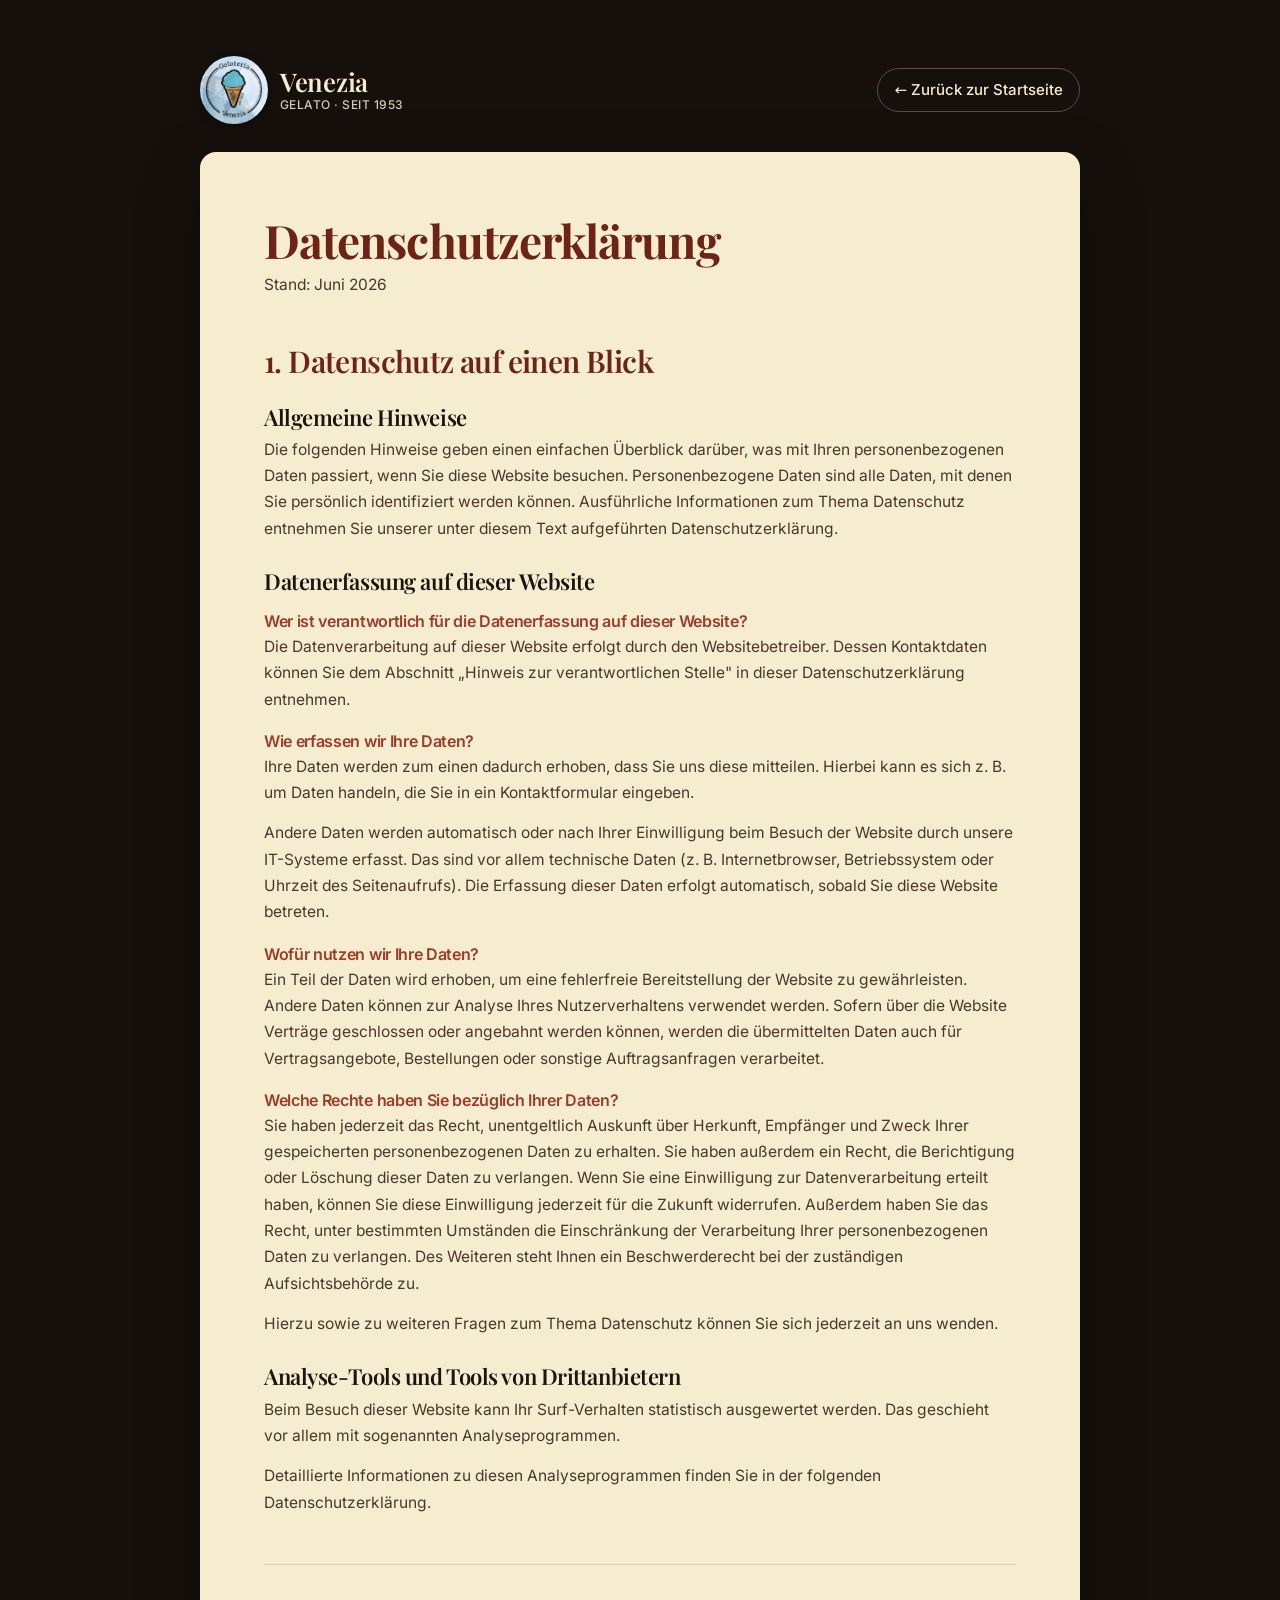
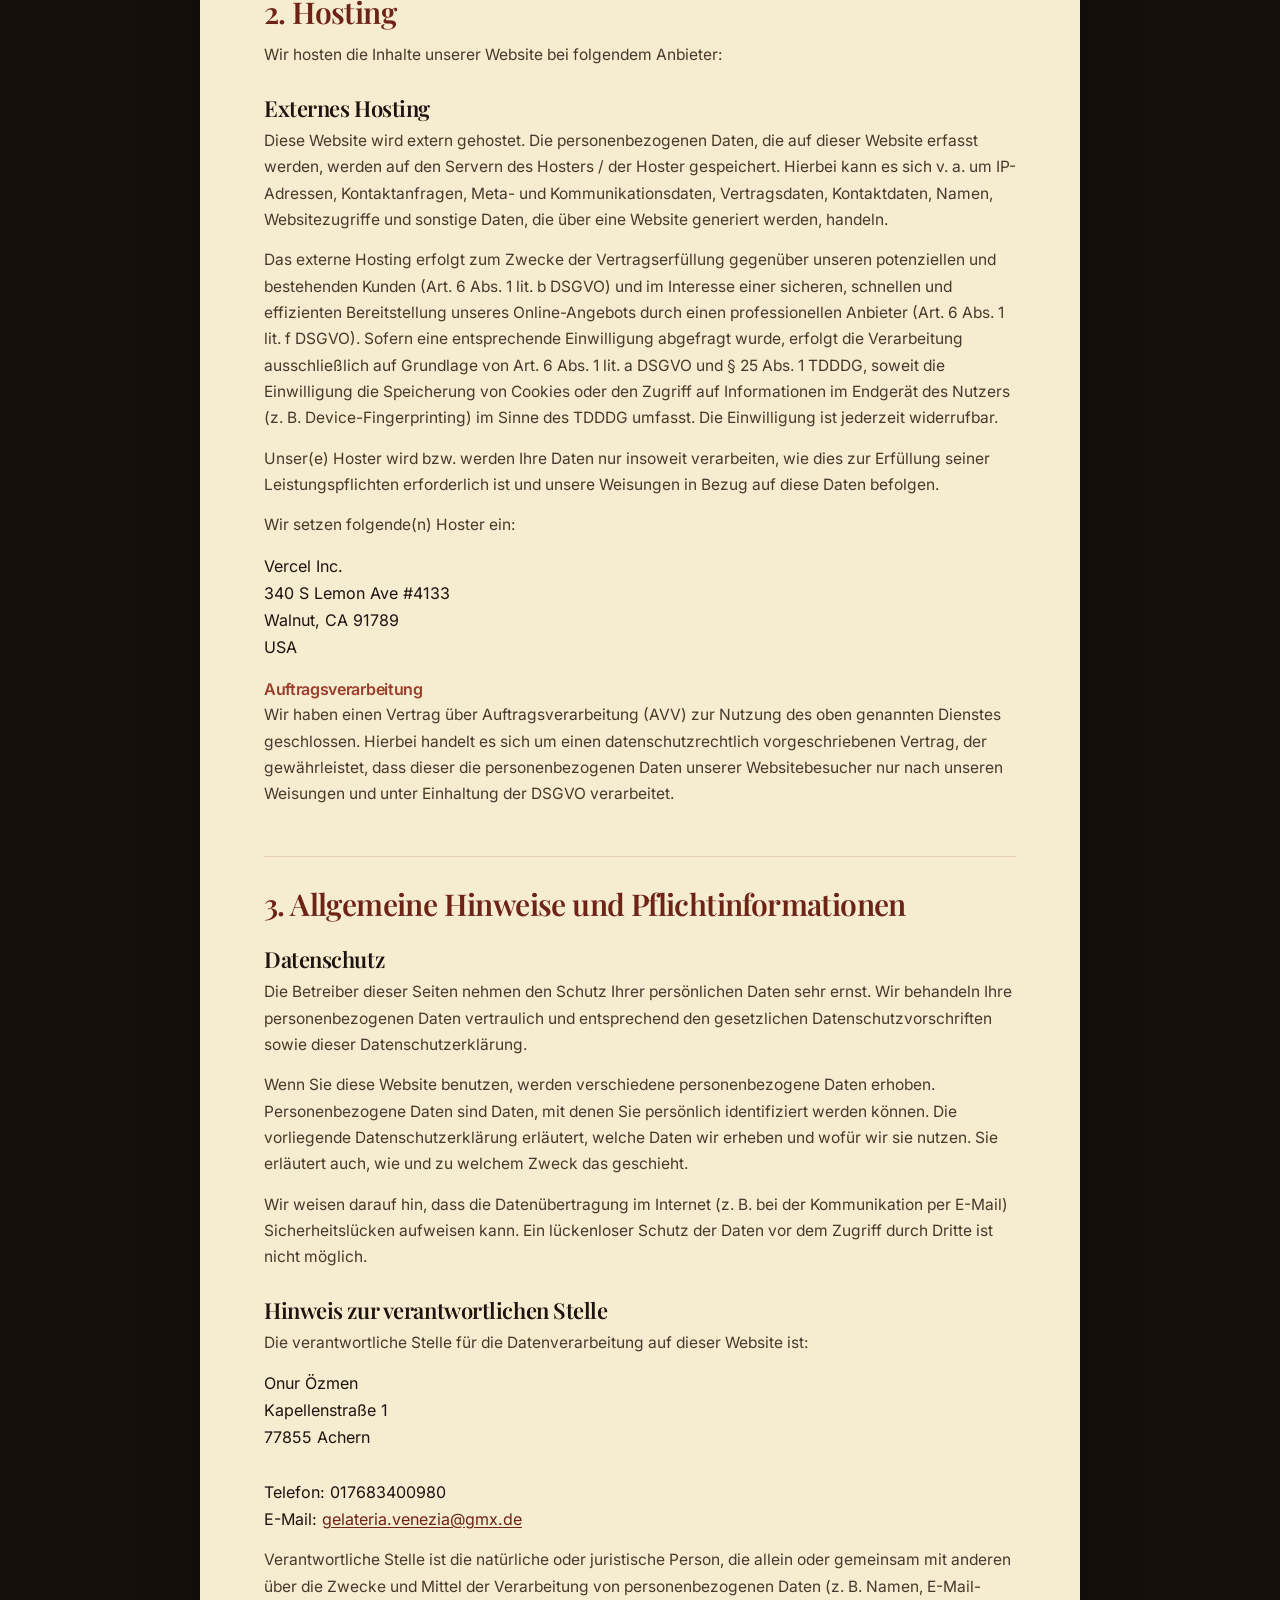
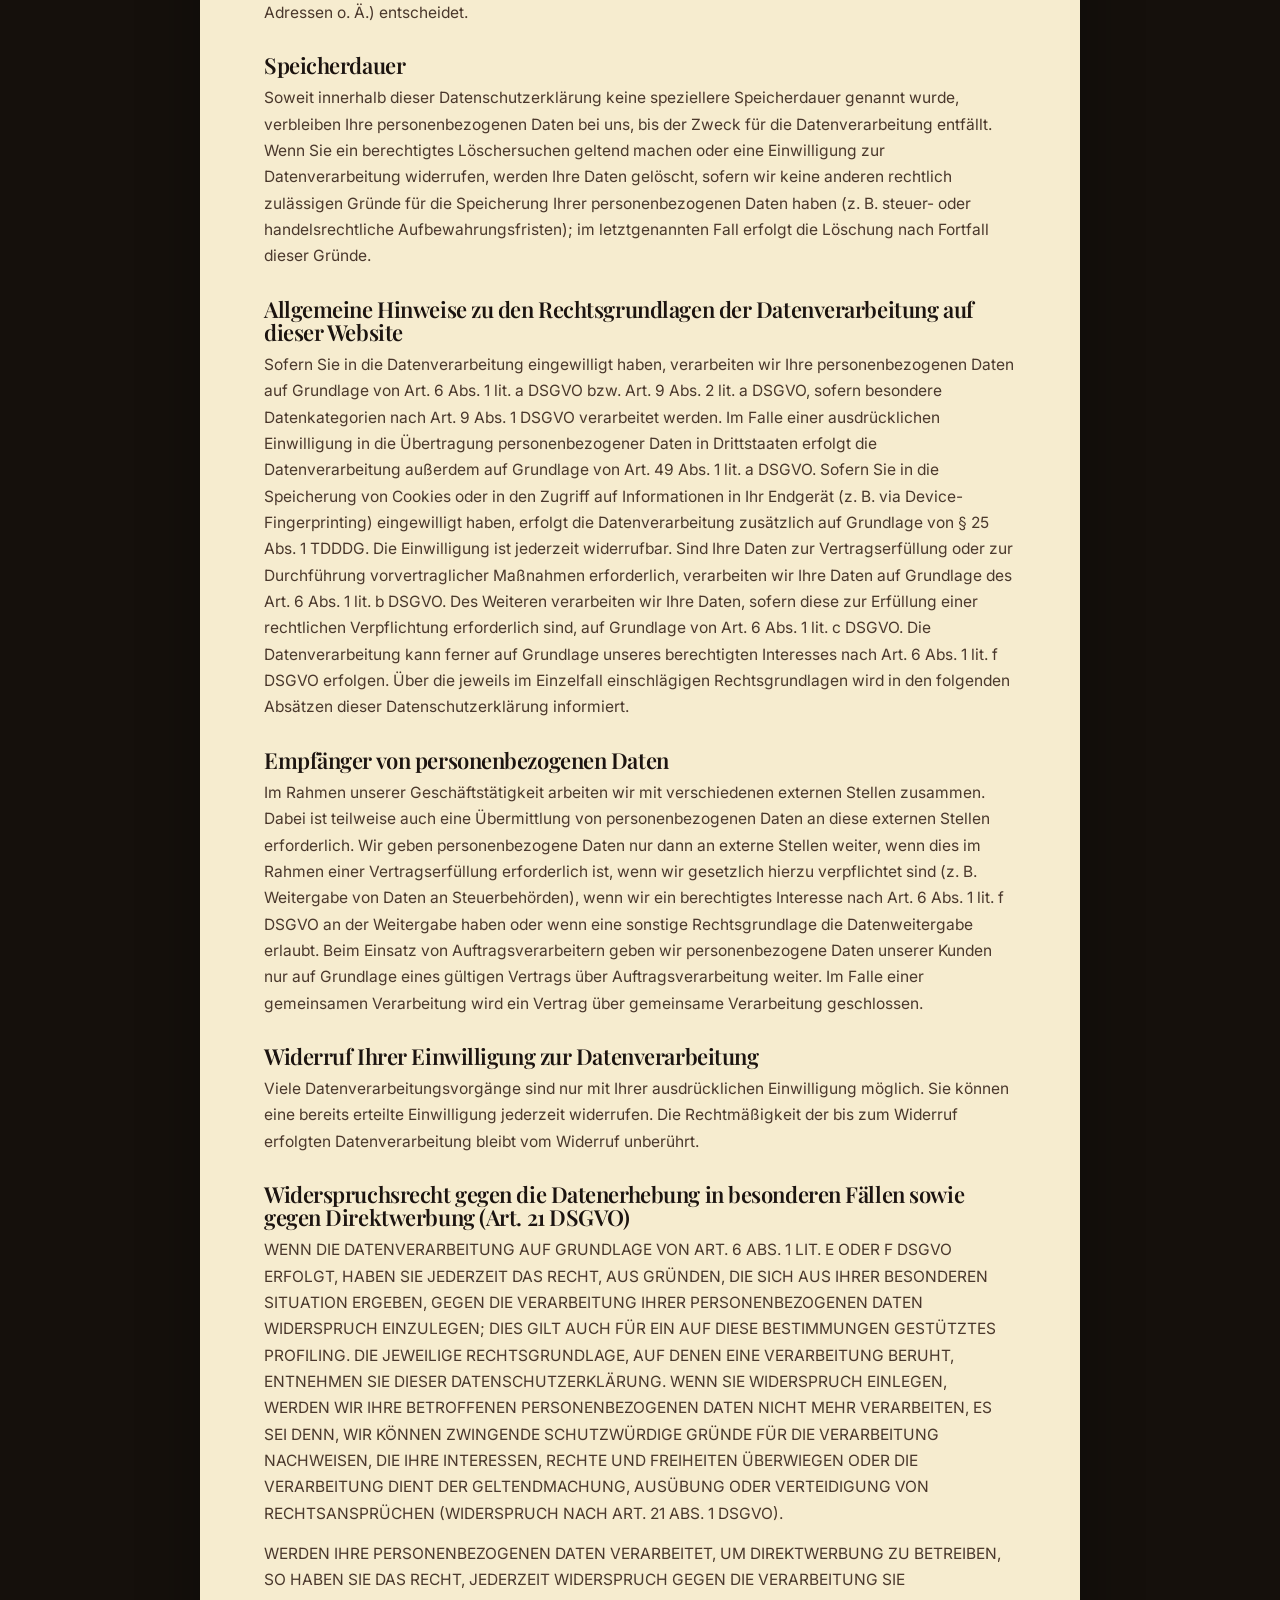
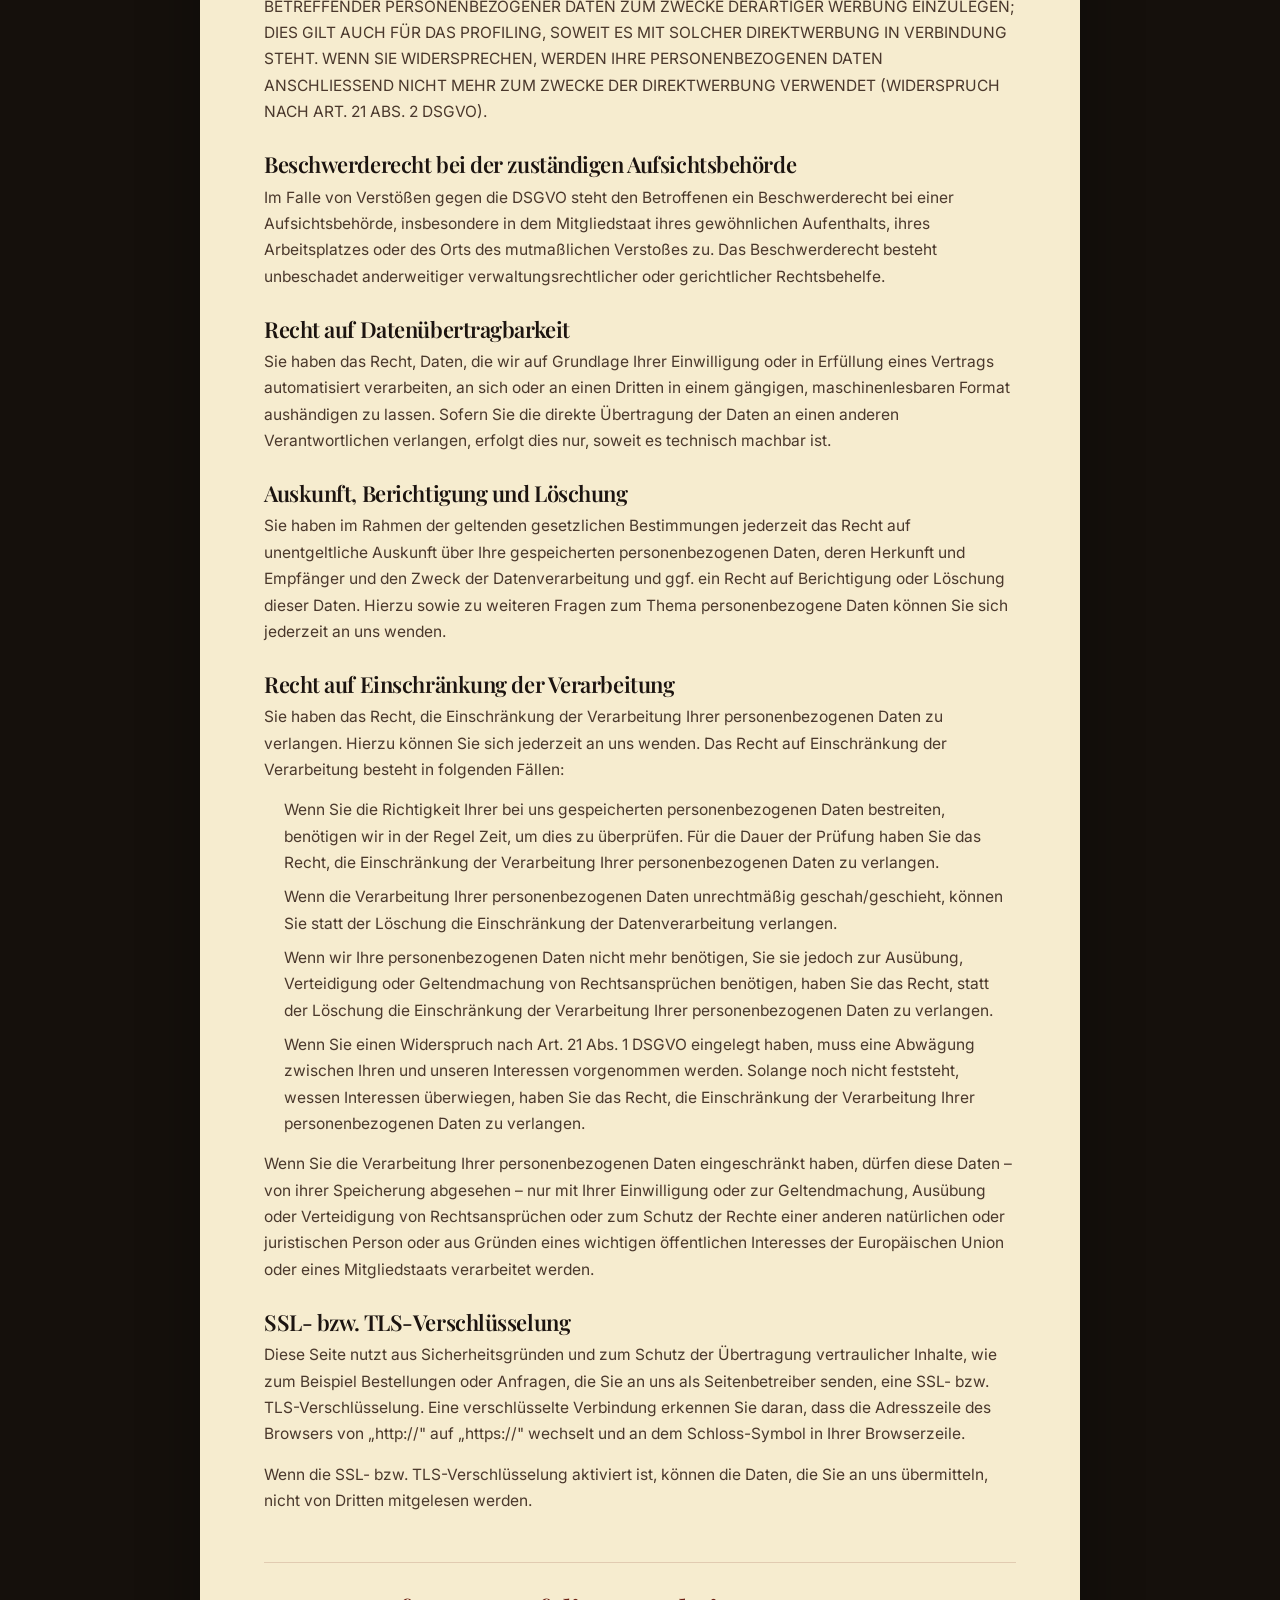
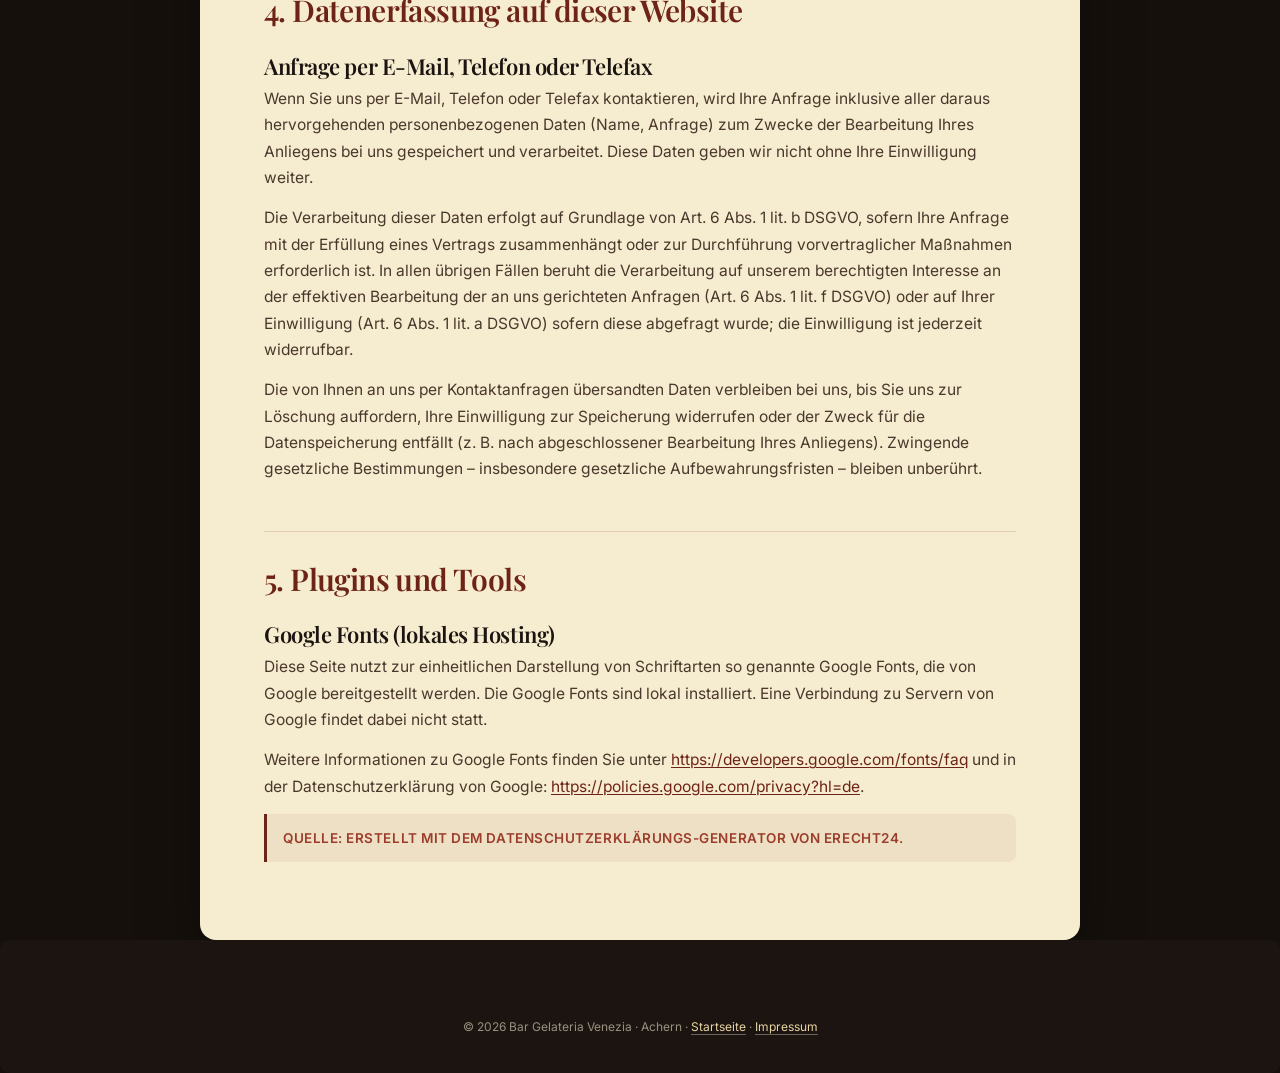
<file: datenschutz.html>
<!DOCTYPE html>
<html lang="de">
<head>
  <meta charset="UTF-8" />
  <meta name="viewport" content="width=device-width, initial-scale=1.0" />
  <title>Datenschutzerklärung · Bar Gelateria Venezia Achern</title>
  <meta name="description" content="Datenschutzerklärung der Bar Gelateria Venezia, Kapellenstraße 1, 77855 Achern." />
  <meta name="robots" content="noindex, follow" />
  <meta name="theme-color" content="#6E2317" />

  <!-- Lokale Google Fonts — DSGVO-konform, keine Verbindung zu Google-Servern -->
  <link rel="stylesheet" href="css/fonts.css?v=1" />

  <link rel="stylesheet" href="css/style.css?v=60" />
  <link rel="icon" type="image/png" href="Logo/logo-venezia-round.png" />

  <style>
    /* ─────────── Legal / Datenschutz page ─────────── */
    .legal-page {
      min-height: 100vh;
      background: var(--pink);
      padding: clamp(20px, 5vw, 56px) clamp(14px, 4vw, 32px) 0;
    }
    .legal-bar {
      max-width: 880px;
      margin: 0 auto clamp(18px, 3vw, 28px);
      display: flex;
      align-items: center;
      justify-content: space-between;
      gap: 16px;
      flex-wrap: wrap;
    }
    .legal-back {
      display: inline-flex;
      align-items: center;
      gap: 8px;
      color: var(--cream);
      text-decoration: none;
      font-weight: 500;
      font-size: 15px;
      padding: 9px 16px;
      border: 1px solid rgba(246,236,207,.28);
      border-radius: var(--r-pill);
      transition: background .2s ease, border-color .2s ease;
    }
    .legal-back:hover { background: rgba(246,236,207,.10); border-color: rgba(246,236,207,.5); }

    .legal {
      max-width: 880px;
      margin: 0 auto;
      background: var(--cream);
      color: var(--ink);
      border-radius: 16px;
      padding: clamp(26px, 5vw, 64px);
      box-shadow: 0 24px 60px rgba(0,0,0,.35);
    }
    .legal h1 {
      font-family: var(--font-d);
      font-weight: 700;
      font-size: clamp(30px, 5vw, 46px);
      line-height: 1.08;
      color: var(--red);
      margin: 0 0 6px;
    }
    .legal__stand {
      font-size: 14px;
      color: var(--ink-soft);
      margin: 0 0 clamp(24px, 4vw, 40px);
    }
    .legal h2 {
      font-family: var(--font-d);
      font-weight: 600;
      font-size: clamp(22px, 3vw, 30px);
      color: var(--red);
      margin: clamp(34px, 5vw, 48px) 0 14px;
      padding-top: clamp(22px, 4vw, 32px);
      border-top: 1px solid rgba(110,35,23,.16);
    }
    .legal h2:first-of-type { border-top: none; padding-top: 0; }
    .legal h3 {
      font-family: var(--font-d);
      font-weight: 600;
      font-size: clamp(18px, 2.2vw, 22px);
      color: var(--ink);
      margin: 28px 0 8px;
    }
    .legal h4 {
      font-family: var(--font-b);
      font-weight: 600;
      font-size: 16px;
      color: var(--red-soft);
      margin: 20px 0 4px;
    }
    .legal p, .legal li {
      font-size: 15.5px;
      line-height: 1.7;
      color: var(--ink-soft);
    }
    .legal p { margin: 0 0 14px; }
    .legal ul { margin: 0 0 14px; padding-left: 20px; }
    .legal li { margin-bottom: 8px; }
    .legal a { color: var(--red); text-decoration: underline; text-underline-offset: 2px; }
    .legal a:hover { color: var(--red-soft); }
    .legal address {
      font-style: normal;
      line-height: 1.7;
      margin: 4px 0 14px;
      color: var(--ink);
    }
    .legal .legal__note {
      font-size: 13.5px;
      letter-spacing: .04em;
      text-transform: uppercase;
      color: var(--red-soft);
      font-weight: 600;
      background: rgba(110,35,23,.06);
      border-left: 3px solid var(--red);
      padding: 14px 16px;
      border-radius: 0 8px 8px 0;
      line-height: 1.5;
    }
  </style>
</head>
<body>
  <main class="legal-page">
    <div class="legal-bar">
      <a class="logo logo--dark" href="index.html">
        <img class="logo__img" src="Logo/logo-venezia-round.png" alt="" />
        <span class="logo__word">Venezia<small>gelato · seit 1953</small></span>
      </a>
      <a class="legal-back" href="index.html">← Zurück zur Startseite</a>
    </div>

    <article class="legal">
      <h1>Datenschutzerklärung</h1>
      <p class="legal__stand">Stand: Juni 2026</p>

      <h2>1. Datenschutz auf einen Blick</h2>

      <h3>Allgemeine Hinweise</h3>
      <p>Die folgenden Hinweise geben einen einfachen Überblick darüber, was mit Ihren personenbezogenen Daten passiert, wenn Sie diese Website besuchen. Personenbezogene Daten sind alle Daten, mit denen Sie persönlich identifiziert werden können. Ausführliche Informationen zum Thema Datenschutz entnehmen Sie unserer unter diesem Text aufgeführten Datenschutzerklärung.</p>

      <h3>Datenerfassung auf dieser Website</h3>
      <h4>Wer ist verantwortlich für die Datenerfassung auf dieser Website?</h4>
      <p>Die Datenverarbeitung auf dieser Website erfolgt durch den Websitebetreiber. Dessen Kontaktdaten können Sie dem Abschnitt „Hinweis zur verantwortlichen Stelle" in dieser Datenschutzerklärung entnehmen.</p>

      <h4>Wie erfassen wir Ihre Daten?</h4>
      <p>Ihre Daten werden zum einen dadurch erhoben, dass Sie uns diese mitteilen. Hierbei kann es sich z. B. um Daten handeln, die Sie in ein Kontaktformular eingeben.</p>
      <p>Andere Daten werden automatisch oder nach Ihrer Einwilligung beim Besuch der Website durch unsere IT-Systeme erfasst. Das sind vor allem technische Daten (z. B. Internetbrowser, Betriebssystem oder Uhrzeit des Seitenaufrufs). Die Erfassung dieser Daten erfolgt automatisch, sobald Sie diese Website betreten.</p>

      <h4>Wofür nutzen wir Ihre Daten?</h4>
      <p>Ein Teil der Daten wird erhoben, um eine fehlerfreie Bereitstellung der Website zu gewährleisten. Andere Daten können zur Analyse Ihres Nutzerverhaltens verwendet werden. Sofern über die Website Verträge geschlossen oder angebahnt werden können, werden die übermittelten Daten auch für Vertragsangebote, Bestellungen oder sonstige Auftragsanfragen verarbeitet.</p>

      <h4>Welche Rechte haben Sie bezüglich Ihrer Daten?</h4>
      <p>Sie haben jederzeit das Recht, unentgeltlich Auskunft über Herkunft, Empfänger und Zweck Ihrer gespeicherten personenbezogenen Daten zu erhalten. Sie haben außerdem ein Recht, die Berichtigung oder Löschung dieser Daten zu verlangen. Wenn Sie eine Einwilligung zur Datenverarbeitung erteilt haben, können Sie diese Einwilligung jederzeit für die Zukunft widerrufen. Außerdem haben Sie das Recht, unter bestimmten Umständen die Einschränkung der Verarbeitung Ihrer personenbezogenen Daten zu verlangen. Des Weiteren steht Ihnen ein Beschwerderecht bei der zuständigen Aufsichtsbehörde zu.</p>
      <p>Hierzu sowie zu weiteren Fragen zum Thema Datenschutz können Sie sich jederzeit an uns wenden.</p>

      <h3>Analyse-Tools und Tools von Drittanbietern</h3>
      <p>Beim Besuch dieser Website kann Ihr Surf-Verhalten statistisch ausgewertet werden. Das geschieht vor allem mit sogenannten Analyseprogrammen.</p>
      <p>Detaillierte Informationen zu diesen Analyseprogrammen finden Sie in der folgenden Datenschutzerklärung.</p>

      <h2>2. Hosting</h2>
      <p>Wir hosten die Inhalte unserer Website bei folgendem Anbieter:</p>

      <h3>Externes Hosting</h3>
      <p>Diese Website wird extern gehostet. Die personenbezogenen Daten, die auf dieser Website erfasst werden, werden auf den Servern des Hosters / der Hoster gespeichert. Hierbei kann es sich v. a. um IP-Adressen, Kontaktanfragen, Meta- und Kommunikationsdaten, Vertragsdaten, Kontaktdaten, Namen, Websitezugriffe und sonstige Daten, die über eine Website generiert werden, handeln.</p>
      <p>Das externe Hosting erfolgt zum Zwecke der Vertragserfüllung gegenüber unseren potenziellen und bestehenden Kunden (Art. 6 Abs. 1 lit. b DSGVO) und im Interesse einer sicheren, schnellen und effizienten Bereitstellung unseres Online-Angebots durch einen professionellen Anbieter (Art. 6 Abs. 1 lit. f DSGVO). Sofern eine entsprechende Einwilligung abgefragt wurde, erfolgt die Verarbeitung ausschließlich auf Grundlage von Art. 6 Abs. 1 lit. a DSGVO und § 25 Abs. 1 TDDDG, soweit die Einwilligung die Speicherung von Cookies oder den Zugriff auf Informationen im Endgerät des Nutzers (z. B. Device-Fingerprinting) im Sinne des TDDDG umfasst. Die Einwilligung ist jederzeit widerrufbar.</p>
      <p>Unser(e) Hoster wird bzw. werden Ihre Daten nur insoweit verarbeiten, wie dies zur Erfüllung seiner Leistungspflichten erforderlich ist und unsere Weisungen in Bezug auf diese Daten befolgen.</p>
      <p>Wir setzen folgende(n) Hoster ein:</p>
      <address>
        Vercel Inc.<br/>
        340 S Lemon Ave #4133<br/>
        Walnut, CA 91789<br/>
        USA
      </address>

      <h4>Auftragsverarbeitung</h4>
      <p>Wir haben einen Vertrag über Auftragsverarbeitung (AVV) zur Nutzung des oben genannten Dienstes geschlossen. Hierbei handelt es sich um einen datenschutzrechtlich vorgeschriebenen Vertrag, der gewährleistet, dass dieser die personenbezogenen Daten unserer Websitebesucher nur nach unseren Weisungen und unter Einhaltung der DSGVO verarbeitet.</p>

      <h2>3. Allgemeine Hinweise und Pflichtinformationen</h2>

      <h3>Datenschutz</h3>
      <p>Die Betreiber dieser Seiten nehmen den Schutz Ihrer persönlichen Daten sehr ernst. Wir behandeln Ihre personenbezogenen Daten vertraulich und entsprechend den gesetzlichen Datenschutzvorschriften sowie dieser Datenschutzerklärung.</p>
      <p>Wenn Sie diese Website benutzen, werden verschiedene personenbezogene Daten erhoben. Personenbezogene Daten sind Daten, mit denen Sie persönlich identifiziert werden können. Die vorliegende Datenschutzerklärung erläutert, welche Daten wir erheben und wofür wir sie nutzen. Sie erläutert auch, wie und zu welchem Zweck das geschieht.</p>
      <p>Wir weisen darauf hin, dass die Datenübertragung im Internet (z. B. bei der Kommunikation per E-Mail) Sicherheitslücken aufweisen kann. Ein lückenloser Schutz der Daten vor dem Zugriff durch Dritte ist nicht möglich.</p>

      <h3>Hinweis zur verantwortlichen Stelle</h3>
      <p>Die verantwortliche Stelle für die Datenverarbeitung auf dieser Website ist:</p>
      <address>
        Onur Özmen<br/>
        Kapellenstraße 1<br/>
        77855 Achern<br/><br/>
        Telefon: 017683400980<br/>
        E-Mail: <a href="mailto:gelateria.venezia@gmx.de">gelateria.venezia@gmx.de</a>
      </address>
      <p>Verantwortliche Stelle ist die natürliche oder juristische Person, die allein oder gemeinsam mit anderen über die Zwecke und Mittel der Verarbeitung von personenbezogenen Daten (z. B. Namen, E-Mail-Adressen o. Ä.) entscheidet.</p>

      <h3>Speicherdauer</h3>
      <p>Soweit innerhalb dieser Datenschutzerklärung keine speziellere Speicherdauer genannt wurde, verbleiben Ihre personenbezogenen Daten bei uns, bis der Zweck für die Datenverarbeitung entfällt. Wenn Sie ein berechtigtes Löschersuchen geltend machen oder eine Einwilligung zur Datenverarbeitung widerrufen, werden Ihre Daten gelöscht, sofern wir keine anderen rechtlich zulässigen Gründe für die Speicherung Ihrer personenbezogenen Daten haben (z. B. steuer- oder handelsrechtliche Aufbewahrungsfristen); im letztgenannten Fall erfolgt die Löschung nach Fortfall dieser Gründe.</p>

      <h3>Allgemeine Hinweise zu den Rechtsgrundlagen der Datenverarbeitung auf dieser Website</h3>
      <p>Sofern Sie in die Datenverarbeitung eingewilligt haben, verarbeiten wir Ihre personenbezogenen Daten auf Grundlage von Art. 6 Abs. 1 lit. a DSGVO bzw. Art. 9 Abs. 2 lit. a DSGVO, sofern besondere Datenkategorien nach Art. 9 Abs. 1 DSGVO verarbeitet werden. Im Falle einer ausdrücklichen Einwilligung in die Übertragung personenbezogener Daten in Drittstaaten erfolgt die Datenverarbeitung außerdem auf Grundlage von Art. 49 Abs. 1 lit. a DSGVO. Sofern Sie in die Speicherung von Cookies oder in den Zugriff auf Informationen in Ihr Endgerät (z. B. via Device-Fingerprinting) eingewilligt haben, erfolgt die Datenverarbeitung zusätzlich auf Grundlage von § 25 Abs. 1 TDDDG. Die Einwilligung ist jederzeit widerrufbar. Sind Ihre Daten zur Vertragserfüllung oder zur Durchführung vorvertraglicher Maßnahmen erforderlich, verarbeiten wir Ihre Daten auf Grundlage des Art. 6 Abs. 1 lit. b DSGVO. Des Weiteren verarbeiten wir Ihre Daten, sofern diese zur Erfüllung einer rechtlichen Verpflichtung erforderlich sind, auf Grundlage von Art. 6 Abs. 1 lit. c DSGVO. Die Datenverarbeitung kann ferner auf Grundlage unseres berechtigten Interesses nach Art. 6 Abs. 1 lit. f DSGVO erfolgen. Über die jeweils im Einzelfall einschlägigen Rechtsgrundlagen wird in den folgenden Absätzen dieser Datenschutzerklärung informiert.</p>

      <h3>Empfänger von personenbezogenen Daten</h3>
      <p>Im Rahmen unserer Geschäftstätigkeit arbeiten wir mit verschiedenen externen Stellen zusammen. Dabei ist teilweise auch eine Übermittlung von personenbezogenen Daten an diese externen Stellen erforderlich. Wir geben personenbezogene Daten nur dann an externe Stellen weiter, wenn dies im Rahmen einer Vertragserfüllung erforderlich ist, wenn wir gesetzlich hierzu verpflichtet sind (z. B. Weitergabe von Daten an Steuerbehörden), wenn wir ein berechtigtes Interesse nach Art. 6 Abs. 1 lit. f DSGVO an der Weitergabe haben oder wenn eine sonstige Rechtsgrundlage die Datenweitergabe erlaubt. Beim Einsatz von Auftragsverarbeitern geben wir personenbezogene Daten unserer Kunden nur auf Grundlage eines gültigen Vertrags über Auftragsverarbeitung weiter. Im Falle einer gemeinsamen Verarbeitung wird ein Vertrag über gemeinsame Verarbeitung geschlossen.</p>

      <h3>Widerruf Ihrer Einwilligung zur Datenverarbeitung</h3>
      <p>Viele Datenverarbeitungsvorgänge sind nur mit Ihrer ausdrücklichen Einwilligung möglich. Sie können eine bereits erteilte Einwilligung jederzeit widerrufen. Die Rechtmäßigkeit der bis zum Widerruf erfolgten Datenverarbeitung bleibt vom Widerruf unberührt.</p>

      <h3>Widerspruchsrecht gegen die Datenerhebung in besonderen Fällen sowie gegen Direktwerbung (Art. 21 DSGVO)</h3>
      <p>WENN DIE DATENVERARBEITUNG AUF GRUNDLAGE VON ART. 6 ABS. 1 LIT. E ODER F DSGVO ERFOLGT, HABEN SIE JEDERZEIT DAS RECHT, AUS GRÜNDEN, DIE SICH AUS IHRER BESONDEREN SITUATION ERGEBEN, GEGEN DIE VERARBEITUNG IHRER PERSONENBEZOGENEN DATEN WIDERSPRUCH EINZULEGEN; DIES GILT AUCH FÜR EIN AUF DIESE BESTIMMUNGEN GESTÜTZTES PROFILING. DIE JEWEILIGE RECHTSGRUNDLAGE, AUF DENEN EINE VERARBEITUNG BERUHT, ENTNEHMEN SIE DIESER DATENSCHUTZERKLÄRUNG. WENN SIE WIDERSPRUCH EINLEGEN, WERDEN WIR IHRE BETROFFENEN PERSONENBEZOGENEN DATEN NICHT MEHR VERARBEITEN, ES SEI DENN, WIR KÖNNEN ZWINGENDE SCHUTZWÜRDIGE GRÜNDE FÜR DIE VERARBEITUNG NACHWEISEN, DIE IHRE INTERESSEN, RECHTE UND FREIHEITEN ÜBERWIEGEN ODER DIE VERARBEITUNG DIENT DER GELTENDMACHUNG, AUSÜBUNG ODER VERTEIDIGUNG VON RECHTSANSPRÜCHEN (WIDERSPRUCH NACH ART. 21 ABS. 1 DSGVO).</p>
      <p>WERDEN IHRE PERSONENBEZOGENEN DATEN VERARBEITET, UM DIREKTWERBUNG ZU BETREIBEN, SO HABEN SIE DAS RECHT, JEDERZEIT WIDERSPRUCH GEGEN DIE VERARBEITUNG SIE BETREFFENDER PERSONENBEZOGENER DATEN ZUM ZWECKE DERARTIGER WERBUNG EINZULEGEN; DIES GILT AUCH FÜR DAS PROFILING, SOWEIT ES MIT SOLCHER DIREKTWERBUNG IN VERBINDUNG STEHT. WENN SIE WIDERSPRECHEN, WERDEN IHRE PERSONENBEZOGENEN DATEN ANSCHLIESSEND NICHT MEHR ZUM ZWECKE DER DIREKTWERBUNG VERWENDET (WIDERSPRUCH NACH ART. 21 ABS. 2 DSGVO).</p>

      <h3>Beschwerderecht bei der zuständigen Aufsichtsbehörde</h3>
      <p>Im Falle von Verstößen gegen die DSGVO steht den Betroffenen ein Beschwerderecht bei einer Aufsichtsbehörde, insbesondere in dem Mitgliedstaat ihres gewöhnlichen Aufenthalts, ihres Arbeitsplatzes oder des Orts des mutmaßlichen Verstoßes zu. Das Beschwerderecht besteht unbeschadet anderweitiger verwaltungsrechtlicher oder gerichtlicher Rechtsbehelfe.</p>

      <h3>Recht auf Datenübertragbarkeit</h3>
      <p>Sie haben das Recht, Daten, die wir auf Grundlage Ihrer Einwilligung oder in Erfüllung eines Vertrags automatisiert verarbeiten, an sich oder an einen Dritten in einem gängigen, maschinenlesbaren Format aushändigen zu lassen. Sofern Sie die direkte Übertragung der Daten an einen anderen Verantwortlichen verlangen, erfolgt dies nur, soweit es technisch machbar ist.</p>

      <h3>Auskunft, Berichtigung und Löschung</h3>
      <p>Sie haben im Rahmen der geltenden gesetzlichen Bestimmungen jederzeit das Recht auf unentgeltliche Auskunft über Ihre gespeicherten personenbezogenen Daten, deren Herkunft und Empfänger und den Zweck der Datenverarbeitung und ggf. ein Recht auf Berichtigung oder Löschung dieser Daten. Hierzu sowie zu weiteren Fragen zum Thema personenbezogene Daten können Sie sich jederzeit an uns wenden.</p>

      <h3>Recht auf Einschränkung der Verarbeitung</h3>
      <p>Sie haben das Recht, die Einschränkung der Verarbeitung Ihrer personenbezogenen Daten zu verlangen. Hierzu können Sie sich jederzeit an uns wenden. Das Recht auf Einschränkung der Verarbeitung besteht in folgenden Fällen:</p>
      <ul>
        <li>Wenn Sie die Richtigkeit Ihrer bei uns gespeicherten personenbezogenen Daten bestreiten, benötigen wir in der Regel Zeit, um dies zu überprüfen. Für die Dauer der Prüfung haben Sie das Recht, die Einschränkung der Verarbeitung Ihrer personenbezogenen Daten zu verlangen.</li>
        <li>Wenn die Verarbeitung Ihrer personenbezogenen Daten unrechtmäßig geschah/geschieht, können Sie statt der Löschung die Einschränkung der Datenverarbeitung verlangen.</li>
        <li>Wenn wir Ihre personenbezogenen Daten nicht mehr benötigen, Sie sie jedoch zur Ausübung, Verteidigung oder Geltendmachung von Rechtsansprüchen benötigen, haben Sie das Recht, statt der Löschung die Einschränkung der Verarbeitung Ihrer personenbezogenen Daten zu verlangen.</li>
        <li>Wenn Sie einen Widerspruch nach Art. 21 Abs. 1 DSGVO eingelegt haben, muss eine Abwägung zwischen Ihren und unseren Interessen vorgenommen werden. Solange noch nicht feststeht, wessen Interessen überwiegen, haben Sie das Recht, die Einschränkung der Verarbeitung Ihrer personenbezogenen Daten zu verlangen.</li>
      </ul>
      <p>Wenn Sie die Verarbeitung Ihrer personenbezogenen Daten eingeschränkt haben, dürfen diese Daten – von ihrer Speicherung abgesehen – nur mit Ihrer Einwilligung oder zur Geltendmachung, Ausübung oder Verteidigung von Rechtsansprüchen oder zum Schutz der Rechte einer anderen natürlichen oder juristischen Person oder aus Gründen eines wichtigen öffentlichen Interesses der Europäischen Union oder eines Mitgliedstaats verarbeitet werden.</p>

      <h3>SSL- bzw. TLS-Verschlüsselung</h3>
      <p>Diese Seite nutzt aus Sicherheitsgründen und zum Schutz der Übertragung vertraulicher Inhalte, wie zum Beispiel Bestellungen oder Anfragen, die Sie an uns als Seitenbetreiber senden, eine SSL- bzw. TLS-Verschlüsselung. Eine verschlüsselte Verbindung erkennen Sie daran, dass die Adresszeile des Browsers von „http://" auf „https://" wechselt und an dem Schloss-Symbol in Ihrer Browserzeile.</p>
      <p>Wenn die SSL- bzw. TLS-Verschlüsselung aktiviert ist, können die Daten, die Sie an uns übermitteln, nicht von Dritten mitgelesen werden.</p>

      <h2>4. Datenerfassung auf dieser Website</h2>

      <h3>Anfrage per E-Mail, Telefon oder Telefax</h3>
      <p>Wenn Sie uns per E-Mail, Telefon oder Telefax kontaktieren, wird Ihre Anfrage inklusive aller daraus hervorgehenden personenbezogenen Daten (Name, Anfrage) zum Zwecke der Bearbeitung Ihres Anliegens bei uns gespeichert und verarbeitet. Diese Daten geben wir nicht ohne Ihre Einwilligung weiter.</p>
      <p>Die Verarbeitung dieser Daten erfolgt auf Grundlage von Art. 6 Abs. 1 lit. b DSGVO, sofern Ihre Anfrage mit der Erfüllung eines Vertrags zusammenhängt oder zur Durchführung vorvertraglicher Maßnahmen erforderlich ist. In allen übrigen Fällen beruht die Verarbeitung auf unserem berechtigten Interesse an der effektiven Bearbeitung der an uns gerichteten Anfragen (Art. 6 Abs. 1 lit. f DSGVO) oder auf Ihrer Einwilligung (Art. 6 Abs. 1 lit. a DSGVO) sofern diese abgefragt wurde; die Einwilligung ist jederzeit widerrufbar.</p>
      <p>Die von Ihnen an uns per Kontaktanfragen übersandten Daten verbleiben bei uns, bis Sie uns zur Löschung auffordern, Ihre Einwilligung zur Speicherung widerrufen oder der Zweck für die Datenspeicherung entfällt (z. B. nach abgeschlossener Bearbeitung Ihres Anliegens). Zwingende gesetzliche Bestimmungen – insbesondere gesetzliche Aufbewahrungsfristen – bleiben unberührt.</p>

      <h2>5. Plugins und Tools</h2>

      <h3>Google Fonts (lokales Hosting)</h3>
      <p>Diese Seite nutzt zur einheitlichen Darstellung von Schriftarten so genannte Google Fonts, die von Google bereitgestellt werden. Die Google Fonts sind lokal installiert. Eine Verbindung zu Servern von Google findet dabei nicht statt.</p>
      <p>Weitere Informationen zu Google Fonts finden Sie unter <a href="https://developers.google.com/fonts/faq" target="_blank" rel="noopener">https://developers.google.com/fonts/faq</a> und in der Datenschutzerklärung von Google: <a href="https://policies.google.com/privacy?hl=de" target="_blank" rel="noopener">https://policies.google.com/privacy?hl=de</a>.</p>

      <p class="legal__note">Quelle: Erstellt mit dem Datenschutzerklärungs-Generator von eRecht24.</p>
    </article>
  </main>

  <footer class="foot">
    <p class="foot__copy">© <span id="year"></span> Bar Gelateria Venezia · Achern · <a href="index.html">Startseite</a> · <a href="impressum.html">Impressum</a></p>
  </footer>

  <script>document.getElementById('year').textContent = new Date().getFullYear();</script>
</body>
</html>
</file>
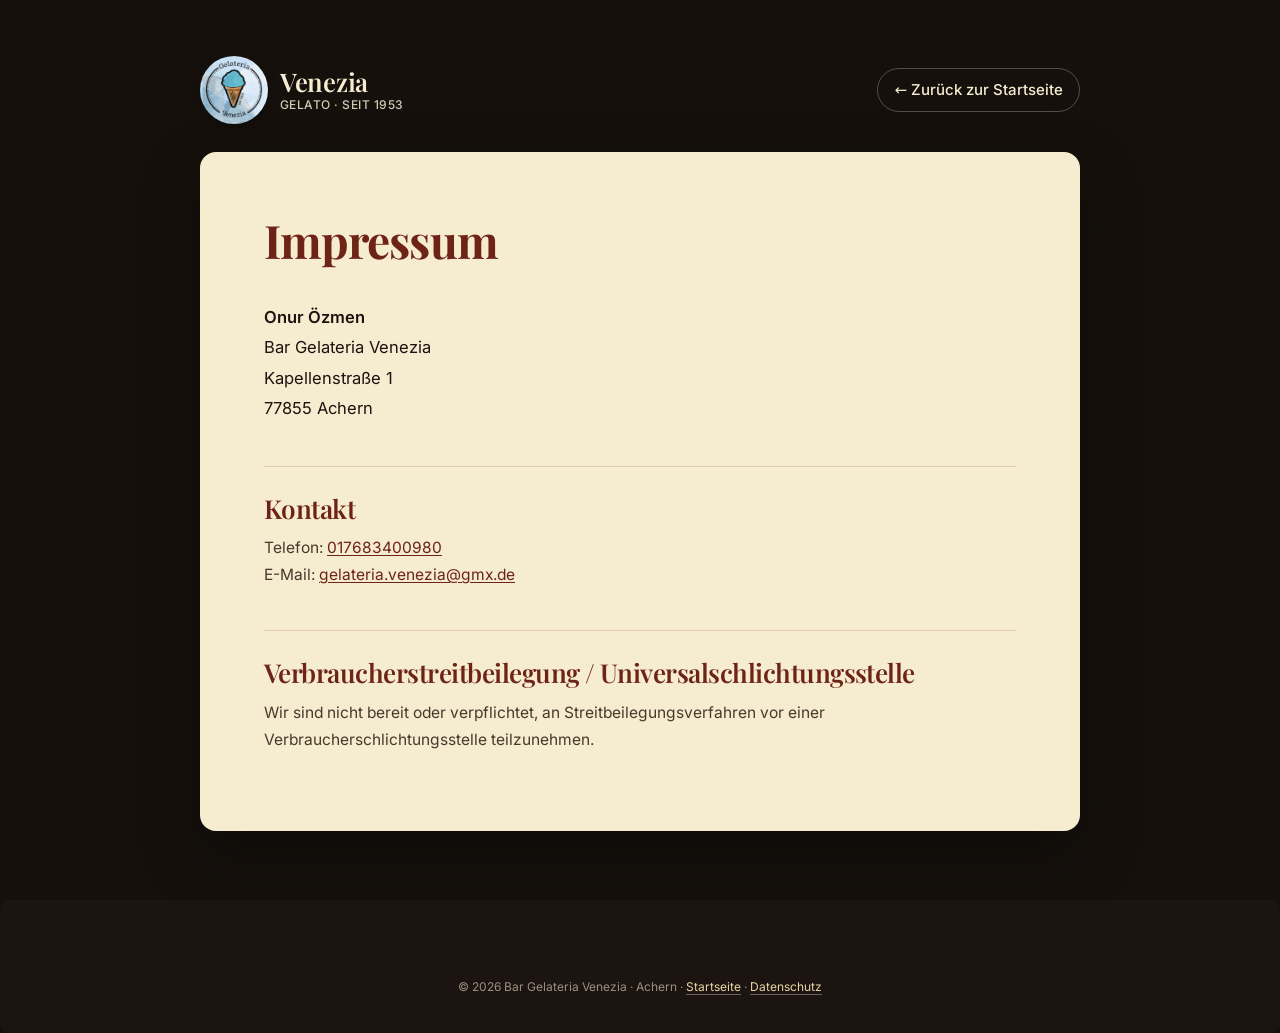
<file: impressum.html>
<!DOCTYPE html>
<html lang="de">
<head>
  <meta charset="UTF-8" />
  <meta name="viewport" content="width=device-width, initial-scale=1.0" />
  <title>Impressum · Bar Gelateria Venezia Achern</title>
  <meta name="description" content="Impressum der Bar Gelateria Venezia, Inh. Onur Özmen, Kapellenstraße 1, 77855 Achern." />
  <meta name="robots" content="noindex, follow" />
  <meta name="theme-color" content="#6E2317" />

  <!-- Lokale Google Fonts — DSGVO-konform, keine Verbindung zu Google-Servern -->
  <link rel="stylesheet" href="css/fonts.css?v=1" />

  <link rel="stylesheet" href="css/style.css?v=60" />
  <link rel="icon" type="image/png" href="Logo/logo-venezia-round.png" />

  <style>
    /* ─────────── Legal / Impressum page ─────────── */
    .legal-page {
      min-height: 100vh;
      background: var(--pink);
      padding: clamp(20px, 5vw, 56px) clamp(14px, 4vw, 32px) 0;
    }
    .legal-bar {
      max-width: 880px;
      margin: 0 auto clamp(18px, 3vw, 28px);
      display: flex;
      align-items: center;
      justify-content: space-between;
      gap: 16px;
      flex-wrap: wrap;
    }
    .legal-back {
      display: inline-flex;
      align-items: center;
      gap: 8px;
      color: var(--cream);
      text-decoration: none;
      font-weight: 500;
      font-size: 15px;
      padding: 9px 16px;
      border: 1px solid rgba(246,236,207,.28);
      border-radius: var(--r-pill);
      transition: background .2s ease, border-color .2s ease;
    }
    .legal-back:hover { background: rgba(246,236,207,.10); border-color: rgba(246,236,207,.5); }

    .legal {
      max-width: 880px;
      margin: 0 auto;
      background: var(--cream);
      color: var(--ink);
      border-radius: 16px;
      padding: clamp(26px, 5vw, 64px);
      box-shadow: 0 24px 60px rgba(0,0,0,.35);
    }
    .legal h1 {
      font-family: var(--font-d);
      font-weight: 700;
      font-size: clamp(30px, 5vw, 46px);
      line-height: 1.08;
      color: var(--red);
      margin: 0 0 clamp(24px, 4vw, 36px);
    }
    .legal h2 {
      font-family: var(--font-d);
      font-weight: 600;
      font-size: clamp(20px, 2.6vw, 26px);
      color: var(--red);
      margin: clamp(30px, 5vw, 42px) 0 12px;
      padding-top: clamp(20px, 4vw, 28px);
      border-top: 1px solid rgba(110,35,23,.16);
    }
    .legal p {
      font-size: 15.5px;
      line-height: 1.75;
      color: var(--ink-soft);
      margin: 0 0 14px;
    }
    .legal a { color: var(--red); text-decoration: underline; text-underline-offset: 2px; }
    .legal a:hover { color: var(--red-soft); }
    .legal address {
      font-style: normal;
      line-height: 1.85;
      font-size: 16.5px;
      color: var(--ink);
      margin: 0 0 14px;
    }
    .legal address strong { font-weight: 600; }
  </style>
</head>
<body>
  <main class="legal-page">
    <div class="legal-bar">
      <a class="logo logo--dark" href="index.html">
        <img class="logo__img" src="Logo/logo-venezia-round.png" alt="" />
        <span class="logo__word">Venezia<small>gelato · seit 1953</small></span>
      </a>
      <a class="legal-back" href="index.html">← Zurück zur Startseite</a>
    </div>

    <article class="legal">
      <h1>Impressum</h1>

      <address>
        <strong>Onur Özmen</strong><br/>
        Bar Gelateria Venezia<br/>
        Kapellenstraße 1<br/>
        77855 Achern
      </address>

      <h2>Kontakt</h2>
      <p>
        Telefon: <a href="tel:+4917683400980">017683400980</a><br/>
        E-Mail: <a href="mailto:gelateria.venezia@gmx.de">gelateria.venezia@gmx.de</a>
      </p>

      <h2>Verbraucher­streit­beilegung / Universal­schlichtungsstelle</h2>
      <p>Wir sind nicht bereit oder verpflichtet, an Streitbeilegungsverfahren vor einer Verbraucherschlichtungsstelle teilzunehmen.</p>
    </article>
  </main>

  <footer class="foot">
    <p class="foot__copy">© <span id="year"></span> Bar Gelateria Venezia · Achern · <a href="index.html">Startseite</a> · <a href="datenschutz.html">Datenschutz</a></p>
  </footer>

  <script>document.getElementById('year').textContent = new Date().getFullYear();</script>
</body>
</html>
</file>
<file: css/fonts.css>
/* Lokale Google Fonts (Inter + Playfair Display) — DSGVO-konform, keine Google-Server-Verbindung */
/* cyrillic-ext */
@font-face {
  font-family: 'Inter';
  font-style: normal;
  font-weight: 300;
  font-display: swap;
  src: url(../fonts/UcC73FwrK3iLTeHuS_nVMrMxCp50SjIa2JL7SUc.woff2) format('woff2');
  unicode-range: U+0460-052F, U+1C80-1C8A, U+20B4, U+2DE0-2DFF, U+A640-A69F, U+FE2E-FE2F;
}
/* cyrillic */
@font-face {
  font-family: 'Inter';
  font-style: normal;
  font-weight: 300;
  font-display: swap;
  src: url(../fonts/UcC73FwrK3iLTeHuS_nVMrMxCp50SjIa0ZL7SUc.woff2) format('woff2');
  unicode-range: U+0301, U+0400-045F, U+0490-0491, U+04B0-04B1, U+2116;
}
/* greek-ext */
@font-face {
  font-family: 'Inter';
  font-style: normal;
  font-weight: 300;
  font-display: swap;
  src: url(../fonts/UcC73FwrK3iLTeHuS_nVMrMxCp50SjIa2ZL7SUc.woff2) format('woff2');
  unicode-range: U+1F00-1FFF;
}
/* greek */
@font-face {
  font-family: 'Inter';
  font-style: normal;
  font-weight: 300;
  font-display: swap;
  src: url(../fonts/UcC73FwrK3iLTeHuS_nVMrMxCp50SjIa1pL7SUc.woff2) format('woff2');
  unicode-range: U+0370-0377, U+037A-037F, U+0384-038A, U+038C, U+038E-03A1, U+03A3-03FF;
}
/* vietnamese */
@font-face {
  font-family: 'Inter';
  font-style: normal;
  font-weight: 300;
  font-display: swap;
  src: url(../fonts/UcC73FwrK3iLTeHuS_nVMrMxCp50SjIa2pL7SUc.woff2) format('woff2');
  unicode-range: U+0102-0103, U+0110-0111, U+0128-0129, U+0168-0169, U+01A0-01A1, U+01AF-01B0, U+0300-0301, U+0303-0304, U+0308-0309, U+0323, U+0329, U+1EA0-1EF9, U+20AB;
}
/* latin-ext */
@font-face {
  font-family: 'Inter';
  font-style: normal;
  font-weight: 300;
  font-display: swap;
  src: url(../fonts/UcC73FwrK3iLTeHuS_nVMrMxCp50SjIa25L7SUc.woff2) format('woff2');
  unicode-range: U+0100-02BA, U+02BD-02C5, U+02C7-02CC, U+02CE-02D7, U+02DD-02FF, U+0304, U+0308, U+0329, U+1D00-1DBF, U+1E00-1E9F, U+1EF2-1EFF, U+2020, U+20A0-20AB, U+20AD-20C0, U+2113, U+2C60-2C7F, U+A720-A7FF;
}
/* latin */
@font-face {
  font-family: 'Inter';
  font-style: normal;
  font-weight: 300;
  font-display: swap;
  src: url(../fonts/UcC73FwrK3iLTeHuS_nVMrMxCp50SjIa1ZL7.woff2) format('woff2');
  unicode-range: U+0000-00FF, U+0131, U+0152-0153, U+02BB-02BC, U+02C6, U+02DA, U+02DC, U+0304, U+0308, U+0329, U+2000-206F, U+20AC, U+2122, U+2191, U+2193, U+2212, U+2215, U+FEFF, U+FFFD;
}
/* cyrillic-ext */
@font-face {
  font-family: 'Inter';
  font-style: normal;
  font-weight: 400;
  font-display: swap;
  src: url(../fonts/UcC73FwrK3iLTeHuS_nVMrMxCp50SjIa2JL7SUc.woff2) format('woff2');
  unicode-range: U+0460-052F, U+1C80-1C8A, U+20B4, U+2DE0-2DFF, U+A640-A69F, U+FE2E-FE2F;
}
/* cyrillic */
@font-face {
  font-family: 'Inter';
  font-style: normal;
  font-weight: 400;
  font-display: swap;
  src: url(../fonts/UcC73FwrK3iLTeHuS_nVMrMxCp50SjIa0ZL7SUc.woff2) format('woff2');
  unicode-range: U+0301, U+0400-045F, U+0490-0491, U+04B0-04B1, U+2116;
}
/* greek-ext */
@font-face {
  font-family: 'Inter';
  font-style: normal;
  font-weight: 400;
  font-display: swap;
  src: url(../fonts/UcC73FwrK3iLTeHuS_nVMrMxCp50SjIa2ZL7SUc.woff2) format('woff2');
  unicode-range: U+1F00-1FFF;
}
/* greek */
@font-face {
  font-family: 'Inter';
  font-style: normal;
  font-weight: 400;
  font-display: swap;
  src: url(../fonts/UcC73FwrK3iLTeHuS_nVMrMxCp50SjIa1pL7SUc.woff2) format('woff2');
  unicode-range: U+0370-0377, U+037A-037F, U+0384-038A, U+038C, U+038E-03A1, U+03A3-03FF;
}
/* vietnamese */
@font-face {
  font-family: 'Inter';
  font-style: normal;
  font-weight: 400;
  font-display: swap;
  src: url(../fonts/UcC73FwrK3iLTeHuS_nVMrMxCp50SjIa2pL7SUc.woff2) format('woff2');
  unicode-range: U+0102-0103, U+0110-0111, U+0128-0129, U+0168-0169, U+01A0-01A1, U+01AF-01B0, U+0300-0301, U+0303-0304, U+0308-0309, U+0323, U+0329, U+1EA0-1EF9, U+20AB;
}
/* latin-ext */
@font-face {
  font-family: 'Inter';
  font-style: normal;
  font-weight: 400;
  font-display: swap;
  src: url(../fonts/UcC73FwrK3iLTeHuS_nVMrMxCp50SjIa25L7SUc.woff2) format('woff2');
  unicode-range: U+0100-02BA, U+02BD-02C5, U+02C7-02CC, U+02CE-02D7, U+02DD-02FF, U+0304, U+0308, U+0329, U+1D00-1DBF, U+1E00-1E9F, U+1EF2-1EFF, U+2020, U+20A0-20AB, U+20AD-20C0, U+2113, U+2C60-2C7F, U+A720-A7FF;
}
/* latin */
@font-face {
  font-family: 'Inter';
  font-style: normal;
  font-weight: 400;
  font-display: swap;
  src: url(../fonts/UcC73FwrK3iLTeHuS_nVMrMxCp50SjIa1ZL7.woff2) format('woff2');
  unicode-range: U+0000-00FF, U+0131, U+0152-0153, U+02BB-02BC, U+02C6, U+02DA, U+02DC, U+0304, U+0308, U+0329, U+2000-206F, U+20AC, U+2122, U+2191, U+2193, U+2212, U+2215, U+FEFF, U+FFFD;
}
/* cyrillic-ext */
@font-face {
  font-family: 'Inter';
  font-style: normal;
  font-weight: 500;
  font-display: swap;
  src: url(../fonts/UcC73FwrK3iLTeHuS_nVMrMxCp50SjIa2JL7SUc.woff2) format('woff2');
  unicode-range: U+0460-052F, U+1C80-1C8A, U+20B4, U+2DE0-2DFF, U+A640-A69F, U+FE2E-FE2F;
}
/* cyrillic */
@font-face {
  font-family: 'Inter';
  font-style: normal;
  font-weight: 500;
  font-display: swap;
  src: url(../fonts/UcC73FwrK3iLTeHuS_nVMrMxCp50SjIa0ZL7SUc.woff2) format('woff2');
  unicode-range: U+0301, U+0400-045F, U+0490-0491, U+04B0-04B1, U+2116;
}
/* greek-ext */
@font-face {
  font-family: 'Inter';
  font-style: normal;
  font-weight: 500;
  font-display: swap;
  src: url(../fonts/UcC73FwrK3iLTeHuS_nVMrMxCp50SjIa2ZL7SUc.woff2) format('woff2');
  unicode-range: U+1F00-1FFF;
}
/* greek */
@font-face {
  font-family: 'Inter';
  font-style: normal;
  font-weight: 500;
  font-display: swap;
  src: url(../fonts/UcC73FwrK3iLTeHuS_nVMrMxCp50SjIa1pL7SUc.woff2) format('woff2');
  unicode-range: U+0370-0377, U+037A-037F, U+0384-038A, U+038C, U+038E-03A1, U+03A3-03FF;
}
/* vietnamese */
@font-face {
  font-family: 'Inter';
  font-style: normal;
  font-weight: 500;
  font-display: swap;
  src: url(../fonts/UcC73FwrK3iLTeHuS_nVMrMxCp50SjIa2pL7SUc.woff2) format('woff2');
  unicode-range: U+0102-0103, U+0110-0111, U+0128-0129, U+0168-0169, U+01A0-01A1, U+01AF-01B0, U+0300-0301, U+0303-0304, U+0308-0309, U+0323, U+0329, U+1EA0-1EF9, U+20AB;
}
/* latin-ext */
@font-face {
  font-family: 'Inter';
  font-style: normal;
  font-weight: 500;
  font-display: swap;
  src: url(../fonts/UcC73FwrK3iLTeHuS_nVMrMxCp50SjIa25L7SUc.woff2) format('woff2');
  unicode-range: U+0100-02BA, U+02BD-02C5, U+02C7-02CC, U+02CE-02D7, U+02DD-02FF, U+0304, U+0308, U+0329, U+1D00-1DBF, U+1E00-1E9F, U+1EF2-1EFF, U+2020, U+20A0-20AB, U+20AD-20C0, U+2113, U+2C60-2C7F, U+A720-A7FF;
}
/* latin */
@font-face {
  font-family: 'Inter';
  font-style: normal;
  font-weight: 500;
  font-display: swap;
  src: url(../fonts/UcC73FwrK3iLTeHuS_nVMrMxCp50SjIa1ZL7.woff2) format('woff2');
  unicode-range: U+0000-00FF, U+0131, U+0152-0153, U+02BB-02BC, U+02C6, U+02DA, U+02DC, U+0304, U+0308, U+0329, U+2000-206F, U+20AC, U+2122, U+2191, U+2193, U+2212, U+2215, U+FEFF, U+FFFD;
}
/* cyrillic-ext */
@font-face {
  font-family: 'Inter';
  font-style: normal;
  font-weight: 600;
  font-display: swap;
  src: url(../fonts/UcC73FwrK3iLTeHuS_nVMrMxCp50SjIa2JL7SUc.woff2) format('woff2');
  unicode-range: U+0460-052F, U+1C80-1C8A, U+20B4, U+2DE0-2DFF, U+A640-A69F, U+FE2E-FE2F;
}
/* cyrillic */
@font-face {
  font-family: 'Inter';
  font-style: normal;
  font-weight: 600;
  font-display: swap;
  src: url(../fonts/UcC73FwrK3iLTeHuS_nVMrMxCp50SjIa0ZL7SUc.woff2) format('woff2');
  unicode-range: U+0301, U+0400-045F, U+0490-0491, U+04B0-04B1, U+2116;
}
/* greek-ext */
@font-face {
  font-family: 'Inter';
  font-style: normal;
  font-weight: 600;
  font-display: swap;
  src: url(../fonts/UcC73FwrK3iLTeHuS_nVMrMxCp50SjIa2ZL7SUc.woff2) format('woff2');
  unicode-range: U+1F00-1FFF;
}
/* greek */
@font-face {
  font-family: 'Inter';
  font-style: normal;
  font-weight: 600;
  font-display: swap;
  src: url(../fonts/UcC73FwrK3iLTeHuS_nVMrMxCp50SjIa1pL7SUc.woff2) format('woff2');
  unicode-range: U+0370-0377, U+037A-037F, U+0384-038A, U+038C, U+038E-03A1, U+03A3-03FF;
}
/* vietnamese */
@font-face {
  font-family: 'Inter';
  font-style: normal;
  font-weight: 600;
  font-display: swap;
  src: url(../fonts/UcC73FwrK3iLTeHuS_nVMrMxCp50SjIa2pL7SUc.woff2) format('woff2');
  unicode-range: U+0102-0103, U+0110-0111, U+0128-0129, U+0168-0169, U+01A0-01A1, U+01AF-01B0, U+0300-0301, U+0303-0304, U+0308-0309, U+0323, U+0329, U+1EA0-1EF9, U+20AB;
}
/* latin-ext */
@font-face {
  font-family: 'Inter';
  font-style: normal;
  font-weight: 600;
  font-display: swap;
  src: url(../fonts/UcC73FwrK3iLTeHuS_nVMrMxCp50SjIa25L7SUc.woff2) format('woff2');
  unicode-range: U+0100-02BA, U+02BD-02C5, U+02C7-02CC, U+02CE-02D7, U+02DD-02FF, U+0304, U+0308, U+0329, U+1D00-1DBF, U+1E00-1E9F, U+1EF2-1EFF, U+2020, U+20A0-20AB, U+20AD-20C0, U+2113, U+2C60-2C7F, U+A720-A7FF;
}
/* latin */
@font-face {
  font-family: 'Inter';
  font-style: normal;
  font-weight: 600;
  font-display: swap;
  src: url(../fonts/UcC73FwrK3iLTeHuS_nVMrMxCp50SjIa1ZL7.woff2) format('woff2');
  unicode-range: U+0000-00FF, U+0131, U+0152-0153, U+02BB-02BC, U+02C6, U+02DA, U+02DC, U+0304, U+0308, U+0329, U+2000-206F, U+20AC, U+2122, U+2191, U+2193, U+2212, U+2215, U+FEFF, U+FFFD;
}
/* cyrillic */
@font-face {
  font-family: 'Playfair Display';
  font-style: italic;
  font-weight: 400;
  font-display: swap;
  src: url(../fonts/nuFkD-vYSZviVYUb_rj3ij__anPXDTnohkk72xU.woff2) format('woff2');
  unicode-range: U+0301, U+0400-045F, U+0490-0491, U+04B0-04B1, U+2116;
}
/* vietnamese */
@font-face {
  font-family: 'Playfair Display';
  font-style: italic;
  font-weight: 400;
  font-display: swap;
  src: url(../fonts/nuFkD-vYSZviVYUb_rj3ij__anPXDTnojUk72xU.woff2) format('woff2');
  unicode-range: U+0102-0103, U+0110-0111, U+0128-0129, U+0168-0169, U+01A0-01A1, U+01AF-01B0, U+0300-0301, U+0303-0304, U+0308-0309, U+0323, U+0329, U+1EA0-1EF9, U+20AB;
}
/* latin-ext */
@font-face {
  font-family: 'Playfair Display';
  font-style: italic;
  font-weight: 400;
  font-display: swap;
  src: url(../fonts/nuFkD-vYSZviVYUb_rj3ij__anPXDTnojEk72xU.woff2) format('woff2');
  unicode-range: U+0100-02BA, U+02BD-02C5, U+02C7-02CC, U+02CE-02D7, U+02DD-02FF, U+0304, U+0308, U+0329, U+1D00-1DBF, U+1E00-1E9F, U+1EF2-1EFF, U+2020, U+20A0-20AB, U+20AD-20C0, U+2113, U+2C60-2C7F, U+A720-A7FF;
}
/* latin */
@font-face {
  font-family: 'Playfair Display';
  font-style: italic;
  font-weight: 400;
  font-display: swap;
  src: url(../fonts/nuFkD-vYSZviVYUb_rj3ij__anPXDTnogkk7.woff2) format('woff2');
  unicode-range: U+0000-00FF, U+0131, U+0152-0153, U+02BB-02BC, U+02C6, U+02DA, U+02DC, U+0304, U+0308, U+0329, U+2000-206F, U+20AC, U+2122, U+2191, U+2193, U+2212, U+2215, U+FEFF, U+FFFD;
}
/* cyrillic */
@font-face {
  font-family: 'Playfair Display';
  font-style: italic;
  font-weight: 500;
  font-display: swap;
  src: url(../fonts/nuFkD-vYSZviVYUb_rj3ij__anPXDTnohkk72xU.woff2) format('woff2');
  unicode-range: U+0301, U+0400-045F, U+0490-0491, U+04B0-04B1, U+2116;
}
/* vietnamese */
@font-face {
  font-family: 'Playfair Display';
  font-style: italic;
  font-weight: 500;
  font-display: swap;
  src: url(../fonts/nuFkD-vYSZviVYUb_rj3ij__anPXDTnojUk72xU.woff2) format('woff2');
  unicode-range: U+0102-0103, U+0110-0111, U+0128-0129, U+0168-0169, U+01A0-01A1, U+01AF-01B0, U+0300-0301, U+0303-0304, U+0308-0309, U+0323, U+0329, U+1EA0-1EF9, U+20AB;
}
/* latin-ext */
@font-face {
  font-family: 'Playfair Display';
  font-style: italic;
  font-weight: 500;
  font-display: swap;
  src: url(../fonts/nuFkD-vYSZviVYUb_rj3ij__anPXDTnojEk72xU.woff2) format('woff2');
  unicode-range: U+0100-02BA, U+02BD-02C5, U+02C7-02CC, U+02CE-02D7, U+02DD-02FF, U+0304, U+0308, U+0329, U+1D00-1DBF, U+1E00-1E9F, U+1EF2-1EFF, U+2020, U+20A0-20AB, U+20AD-20C0, U+2113, U+2C60-2C7F, U+A720-A7FF;
}
/* latin */
@font-face {
  font-family: 'Playfair Display';
  font-style: italic;
  font-weight: 500;
  font-display: swap;
  src: url(../fonts/nuFkD-vYSZviVYUb_rj3ij__anPXDTnogkk7.woff2) format('woff2');
  unicode-range: U+0000-00FF, U+0131, U+0152-0153, U+02BB-02BC, U+02C6, U+02DA, U+02DC, U+0304, U+0308, U+0329, U+2000-206F, U+20AC, U+2122, U+2191, U+2193, U+2212, U+2215, U+FEFF, U+FFFD;
}
/* cyrillic */
@font-face {
  font-family: 'Playfair Display';
  font-style: italic;
  font-weight: 600;
  font-display: swap;
  src: url(../fonts/nuFkD-vYSZviVYUb_rj3ij__anPXDTnohkk72xU.woff2) format('woff2');
  unicode-range: U+0301, U+0400-045F, U+0490-0491, U+04B0-04B1, U+2116;
}
/* vietnamese */
@font-face {
  font-family: 'Playfair Display';
  font-style: italic;
  font-weight: 600;
  font-display: swap;
  src: url(../fonts/nuFkD-vYSZviVYUb_rj3ij__anPXDTnojUk72xU.woff2) format('woff2');
  unicode-range: U+0102-0103, U+0110-0111, U+0128-0129, U+0168-0169, U+01A0-01A1, U+01AF-01B0, U+0300-0301, U+0303-0304, U+0308-0309, U+0323, U+0329, U+1EA0-1EF9, U+20AB;
}
/* latin-ext */
@font-face {
  font-family: 'Playfair Display';
  font-style: italic;
  font-weight: 600;
  font-display: swap;
  src: url(../fonts/nuFkD-vYSZviVYUb_rj3ij__anPXDTnojEk72xU.woff2) format('woff2');
  unicode-range: U+0100-02BA, U+02BD-02C5, U+02C7-02CC, U+02CE-02D7, U+02DD-02FF, U+0304, U+0308, U+0329, U+1D00-1DBF, U+1E00-1E9F, U+1EF2-1EFF, U+2020, U+20A0-20AB, U+20AD-20C0, U+2113, U+2C60-2C7F, U+A720-A7FF;
}
/* latin */
@font-face {
  font-family: 'Playfair Display';
  font-style: italic;
  font-weight: 600;
  font-display: swap;
  src: url(../fonts/nuFkD-vYSZviVYUb_rj3ij__anPXDTnogkk7.woff2) format('woff2');
  unicode-range: U+0000-00FF, U+0131, U+0152-0153, U+02BB-02BC, U+02C6, U+02DA, U+02DC, U+0304, U+0308, U+0329, U+2000-206F, U+20AC, U+2122, U+2191, U+2193, U+2212, U+2215, U+FEFF, U+FFFD;
}
/* cyrillic */
@font-face {
  font-family: 'Playfair Display';
  font-style: normal;
  font-weight: 400;
  font-display: swap;
  src: url(../fonts/nuFiD-vYSZviVYUb_rj3ij__anPXDTjYgFE_.woff2) format('woff2');
  unicode-range: U+0301, U+0400-045F, U+0490-0491, U+04B0-04B1, U+2116;
}
/* vietnamese */
@font-face {
  font-family: 'Playfair Display';
  font-style: normal;
  font-weight: 400;
  font-display: swap;
  src: url(../fonts/nuFiD-vYSZviVYUb_rj3ij__anPXDTPYgFE_.woff2) format('woff2');
  unicode-range: U+0102-0103, U+0110-0111, U+0128-0129, U+0168-0169, U+01A0-01A1, U+01AF-01B0, U+0300-0301, U+0303-0304, U+0308-0309, U+0323, U+0329, U+1EA0-1EF9, U+20AB;
}
/* latin-ext */
@font-face {
  font-family: 'Playfair Display';
  font-style: normal;
  font-weight: 400;
  font-display: swap;
  src: url(../fonts/nuFiD-vYSZviVYUb_rj3ij__anPXDTLYgFE_.woff2) format('woff2');
  unicode-range: U+0100-02BA, U+02BD-02C5, U+02C7-02CC, U+02CE-02D7, U+02DD-02FF, U+0304, U+0308, U+0329, U+1D00-1DBF, U+1E00-1E9F, U+1EF2-1EFF, U+2020, U+20A0-20AB, U+20AD-20C0, U+2113, U+2C60-2C7F, U+A720-A7FF;
}
/* latin */
@font-face {
  font-family: 'Playfair Display';
  font-style: normal;
  font-weight: 400;
  font-display: swap;
  src: url(../fonts/nuFiD-vYSZviVYUb_rj3ij__anPXDTzYgA.woff2) format('woff2');
  unicode-range: U+0000-00FF, U+0131, U+0152-0153, U+02BB-02BC, U+02C6, U+02DA, U+02DC, U+0304, U+0308, U+0329, U+2000-206F, U+20AC, U+2122, U+2191, U+2193, U+2212, U+2215, U+FEFF, U+FFFD;
}
/* cyrillic */
@font-face {
  font-family: 'Playfair Display';
  font-style: normal;
  font-weight: 500;
  font-display: swap;
  src: url(../fonts/nuFiD-vYSZviVYUb_rj3ij__anPXDTjYgFE_.woff2) format('woff2');
  unicode-range: U+0301, U+0400-045F, U+0490-0491, U+04B0-04B1, U+2116;
}
/* vietnamese */
@font-face {
  font-family: 'Playfair Display';
  font-style: normal;
  font-weight: 500;
  font-display: swap;
  src: url(../fonts/nuFiD-vYSZviVYUb_rj3ij__anPXDTPYgFE_.woff2) format('woff2');
  unicode-range: U+0102-0103, U+0110-0111, U+0128-0129, U+0168-0169, U+01A0-01A1, U+01AF-01B0, U+0300-0301, U+0303-0304, U+0308-0309, U+0323, U+0329, U+1EA0-1EF9, U+20AB;
}
/* latin-ext */
@font-face {
  font-family: 'Playfair Display';
  font-style: normal;
  font-weight: 500;
  font-display: swap;
  src: url(../fonts/nuFiD-vYSZviVYUb_rj3ij__anPXDTLYgFE_.woff2) format('woff2');
  unicode-range: U+0100-02BA, U+02BD-02C5, U+02C7-02CC, U+02CE-02D7, U+02DD-02FF, U+0304, U+0308, U+0329, U+1D00-1DBF, U+1E00-1E9F, U+1EF2-1EFF, U+2020, U+20A0-20AB, U+20AD-20C0, U+2113, U+2C60-2C7F, U+A720-A7FF;
}
/* latin */
@font-face {
  font-family: 'Playfair Display';
  font-style: normal;
  font-weight: 500;
  font-display: swap;
  src: url(../fonts/nuFiD-vYSZviVYUb_rj3ij__anPXDTzYgA.woff2) format('woff2');
  unicode-range: U+0000-00FF, U+0131, U+0152-0153, U+02BB-02BC, U+02C6, U+02DA, U+02DC, U+0304, U+0308, U+0329, U+2000-206F, U+20AC, U+2122, U+2191, U+2193, U+2212, U+2215, U+FEFF, U+FFFD;
}
/* cyrillic */
@font-face {
  font-family: 'Playfair Display';
  font-style: normal;
  font-weight: 600;
  font-display: swap;
  src: url(../fonts/nuFiD-vYSZviVYUb_rj3ij__anPXDTjYgFE_.woff2) format('woff2');
  unicode-range: U+0301, U+0400-045F, U+0490-0491, U+04B0-04B1, U+2116;
}
/* vietnamese */
@font-face {
  font-family: 'Playfair Display';
  font-style: normal;
  font-weight: 600;
  font-display: swap;
  src: url(../fonts/nuFiD-vYSZviVYUb_rj3ij__anPXDTPYgFE_.woff2) format('woff2');
  unicode-range: U+0102-0103, U+0110-0111, U+0128-0129, U+0168-0169, U+01A0-01A1, U+01AF-01B0, U+0300-0301, U+0303-0304, U+0308-0309, U+0323, U+0329, U+1EA0-1EF9, U+20AB;
}
/* latin-ext */
@font-face {
  font-family: 'Playfair Display';
  font-style: normal;
  font-weight: 600;
  font-display: swap;
  src: url(../fonts/nuFiD-vYSZviVYUb_rj3ij__anPXDTLYgFE_.woff2) format('woff2');
  unicode-range: U+0100-02BA, U+02BD-02C5, U+02C7-02CC, U+02CE-02D7, U+02DD-02FF, U+0304, U+0308, U+0329, U+1D00-1DBF, U+1E00-1E9F, U+1EF2-1EFF, U+2020, U+20A0-20AB, U+20AD-20C0, U+2113, U+2C60-2C7F, U+A720-A7FF;
}
/* latin */
@font-face {
  font-family: 'Playfair Display';
  font-style: normal;
  font-weight: 600;
  font-display: swap;
  src: url(../fonts/nuFiD-vYSZviVYUb_rj3ij__anPXDTzYgA.woff2) format('woff2');
  unicode-range: U+0000-00FF, U+0131, U+0152-0153, U+02BB-02BC, U+02C6, U+02DA, U+02DC, U+0304, U+0308, U+0329, U+2000-206F, U+20AC, U+2122, U+2191, U+2193, U+2212, U+2215, U+FEFF, U+FFFD;
}
/* cyrillic */
@font-face {
  font-family: 'Playfair Display';
  font-style: normal;
  font-weight: 700;
  font-display: swap;
  src: url(../fonts/nuFiD-vYSZviVYUb_rj3ij__anPXDTjYgFE_.woff2) format('woff2');
  unicode-range: U+0301, U+0400-045F, U+0490-0491, U+04B0-04B1, U+2116;
}
/* vietnamese */
@font-face {
  font-family: 'Playfair Display';
  font-style: normal;
  font-weight: 700;
  font-display: swap;
  src: url(../fonts/nuFiD-vYSZviVYUb_rj3ij__anPXDTPYgFE_.woff2) format('woff2');
  unicode-range: U+0102-0103, U+0110-0111, U+0128-0129, U+0168-0169, U+01A0-01A1, U+01AF-01B0, U+0300-0301, U+0303-0304, U+0308-0309, U+0323, U+0329, U+1EA0-1EF9, U+20AB;
}
/* latin-ext */
@font-face {
  font-family: 'Playfair Display';
  font-style: normal;
  font-weight: 700;
  font-display: swap;
  src: url(../fonts/nuFiD-vYSZviVYUb_rj3ij__anPXDTLYgFE_.woff2) format('woff2');
  unicode-range: U+0100-02BA, U+02BD-02C5, U+02C7-02CC, U+02CE-02D7, U+02DD-02FF, U+0304, U+0308, U+0329, U+1D00-1DBF, U+1E00-1E9F, U+1EF2-1EFF, U+2020, U+20A0-20AB, U+20AD-20C0, U+2113, U+2C60-2C7F, U+A720-A7FF;
}
/* latin */
@font-face {
  font-family: 'Playfair Display';
  font-style: normal;
  font-weight: 700;
  font-display: swap;
  src: url(../fonts/nuFiD-vYSZviVYUb_rj3ij__anPXDTzYgA.woff2) format('woff2');
  unicode-range: U+0000-00FF, U+0131, U+0152-0153, U+02BB-02BC, U+02C6, U+02DA, U+02DC, U+0304, U+0308, U+0329, U+2000-206F, U+20AC, U+2122, U+2191, U+2193, U+2212, U+2215, U+FEFF, U+FFFD;
}
</file>
<file: css/style.css>
/* ──────────────────────────────────────────────
   Bar Gelateria Venezia — full site
   Built on the Cream hero design language:
   pastel-pink page, red-orange & cream cards,
   Fredoka 700 display + Poppins 400/500 body,
   chunky offset-shadow pills, SVG wave divider.
   ────────────────────────────────────────────── */

:root {
  /* Luxe palette — same slots, premium hues:
       brand       → deep wine                    (was bright terracotta)
       accent      → champagne gold               (was bright teal cyan)
       Speisekarte → soft champagne taupe         (was pale blue)
       type        → warm charcoal                (was near-black)
     Page is a warm champagne ivory; cream is a refined ivory. */
  --pink:        #15100C;  /* page frame: deep coffee black — cards float on it */
  --pink-deep:   #2A1F18;
  --menu-blue:        #E0D4BA;  /* speisekarte room: champagne taupe */
  --menu-blue-deep:   #B8A37E;
  --red:         #6E2317;  /* primary brand — deep wine */
  --red-deep:    #3E120A;
  --red-soft:    #9C3D2C;
  --cream:       #F6ECCF;  /* refined ivory */
  --cream-deep:  #E8D5A4;
  --yellow:      #C9A24C;  /* muted antique gold */
  --teal:        #D67B5C;  /* italic accent — warm coral (from ref) */
  --teal-deep:   #A8553A;  /* deeper coral for small text */
  --teal-soft:   #E69C81;
  --ink:         #1C1410;  /* warm charcoal */
  --ink-soft:    #4A382C;
  --white:       #FFFFFF;
  --strawberry:  #E8CCC4;  /* muted dusty rose */
  --pistachio:   #BCC9A0;  /* muted sage */
  --lemon:       #E7D4A0;  /* muted honey */

  --r-card:      10px;
  --r-pill:      999px;

  --font-d: 'Playfair Display', 'Times New Roman', serif;
  --font-b: 'Inter', system-ui, sans-serif;

  --maxw: 1280px;
}

* { box-sizing: border-box; }
html, body { margin: 0; padding: 0; }
html { -webkit-text-size-adjust: 100%; scroll-behavior: smooth; }

/* Color-typed custom properties so the scroll-driven bg animation
   actually tweens between colors instead of stepping. */
@property --bg-base   { syntax: '<color>'; inherits: false; initial-value: #15100C; }
@property --glow-warm { syntax: '<color>'; inherits: false; initial-value: rgba(228, 122, 53, 0.18); }
@property --glow-cool { syntax: '<color>'; inherits: false; initial-value: rgba(110, 35, 23, 0.30); }

body {
  font-family: var(--font-b);
  font-weight: 400;
  font-size: 16px;
  line-height: 1.55;
  color: var(--ink);
  background:
    radial-gradient(ellipse 90% 55% at 82% 18%, var(--glow-warm), transparent 62%),
    radial-gradient(ellipse 90% 55% at 18% 78%, var(--glow-cool), transparent 62%),
    var(--bg-base);
  background-attachment: fixed;
  min-height: 100vh;
  -webkit-font-smoothing: antialiased;
  text-rendering: optimizeLegibility;
  overflow-x: hidden;
}

img { max-width: 100%; display: block; }
button { font: inherit; cursor: pointer; border: 0; background: none; }
a { color: inherit; text-decoration: none; }
ul { list-style: none; padding: 0; margin: 0; }
h1, h2, h3, h4, h5 { margin: 0; font-family: var(--font-d); font-weight: 600; line-height: 1.05; letter-spacing: -0.02em; }

/* ────────── PAGE / CARD frame ────────── */
.page {
  display: grid;
  gap: clamp(14px, 1.6vw, 22px);
  padding: clamp(14px, 2.4vw, 28px);
  max-width: 1200px;
  margin: 0 auto;
}

.card {
  position: relative;
  width: 100%;
  border-radius: var(--r-card);
  overflow: hidden;
  isolation: isolate;
  box-shadow:
    0 30px 60px -25px rgba(120,40,20,0.30),
    0 8px 20px -10px rgba(120,40,20,0.15);
}

.card--hero {
  aspect-ratio: 16 / 11;       /* slightly taller so the card-foot has room */
}
.card--cream { background: var(--cream); color: var(--ink); }
.card--red   {
  background:
    radial-gradient(ellipse 70% 60% at 88% 18%, rgba(214, 123, 92, 0.18), transparent 60%),
    radial-gradient(ellipse 60% 70% at 8% 100%, rgba(110, 35, 23, 0.32), transparent 55%),
    #261611;
  color: var(--white);
}

@media (max-width: 920px) {
  .card--hero { aspect-ratio: auto; min-height: 900px; }
}

/* Hero color panes + wave (unchanged from Cream) */
.pane { position: absolute; left: 0; right: 0; z-index: 0; }
.pane--top {
  top: 0; height: 70%;
  background:
    radial-gradient(ellipse 70% 60% at 88% 18%, rgba(214, 123, 92, 0.18), transparent 60%),
    radial-gradient(ellipse 60% 70% at 8% 100%, rgba(110, 35, 23, 0.30), transparent 55%),
    #261611;
}

.pane--bottom {
  bottom: 0; height: 40%;
  background: var(--cream);
  /* Smooth elliptical top edge — scales cleanly at any width,
     unlike the stretchable SVG wave it replaces. */
  clip-path: ellipse(130% 100% at 50% 100%);
}
.card-wave { display: none; }

.card-content {
  position: absolute; inset: 0; z-index: 3;
  display: grid; grid-template-rows: auto 1fr auto;
  /* Bottom padding bumped so the 52px round arrow buttons sit well clear of
     the card's rounded bottom corner (border-radius 36px would otherwise
     clip them under overflow:hidden). */
  padding: clamp(20px, 2.5vw, 32px) clamp(24px, 4vw, 56px) clamp(72px, 8vw, 96px);
  gap: clamp(20px, 3vw, 36px);
}

/* ────────── PILL buttons & links ────────── */
.cta {
  position: relative;
  display: inline-flex; align-items: center; justify-content: center; gap: 10px;
  padding: 14px 26px;
  border: 1px solid rgba(255, 248, 220, 0.12);
  border-radius: var(--r-pill);
  font-family: var(--font-b); font-weight: 500; font-size: 12px;
  letter-spacing: 0.18em;
  text-transform: uppercase;
  color: var(--cream);
  background: var(--red);
  box-shadow: 0 8px 24px -8px rgba(110, 35, 23, 0.45);
  transition: background .35s ease, transform .35s ease, box-shadow .35s ease;
}
.cta::after {
  content: '→';
  font-family: var(--font-b);
  font-weight: 400;
  font-size: 14px;
  letter-spacing: 0;
  transition: transform .35s ease;
}
.cta:hover  {
  background: #5A1810;
  transform: translateY(-1px);
  box-shadow: 0 12px 28px -8px rgba(110, 35, 23, 0.55);
}
.cta:hover::after { transform: translateX(4px); }
.cta:active { transform: translateY(0); }
.cta--light {
  background: var(--red); color: var(--cream); border-color: rgba(255, 248, 220, 0.16);
  box-shadow: 0 8px 24px -8px rgba(110, 35, 23, 0.45);
}
.cta--light:hover { background: #5A1810; }
.cta--big { padding: 16px 32px; font-size: 12px; }

.cta-link {
  display: inline-flex; align-items: center; gap: 10px;
  font-family: var(--font-d); font-weight: 600; font-size: 17px;
  color: var(--cream);
  border-bottom: 1.5px solid currentColor;
  padding: 12px 6px;
  transition: opacity .2s ease;
}
.cta-link:hover { opacity: .8; }
.cta-link svg { width: 18px; height: 18px; }

.mini-pill {
  display: inline-flex; align-items: center; gap: 4px;
  padding: 10px 18px;
  background: var(--teal-deep);
  color: var(--cream);
  border-radius: var(--r-pill);
  font-family: var(--font-d); font-weight: 600; font-size: 13.5px;
  transition: background .2s, transform .25s cubic-bezier(.16, 1, .3, 1);
}
.mini-pill:hover { background: var(--ink); transform: translateY(-1px); }
.mini-pill:active { transform: scale(.96); }

/* ────────── NAV (inside hero) ────────── */
.nav {
  display: flex; align-items: center; justify-content: space-between;
  gap: 16px; color: var(--white);
}
.logo {
  display: inline-flex; align-items: center; gap: 12px;
  color: var(--white);
}
.logo--dark { color: var(--cream); }
.logo__img {
  width: 68px; height: 68px;
  border-radius: 50%;
  object-fit: cover;
  background: var(--cream);
  box-shadow: 0 3px 10px rgba(0,0,0,.22);
  flex-shrink: 0;
}
.logo__img--lg { width: 88px; height: 88px; }
.logo__word {
  display: flex;
  flex-direction: column;
  font-family: var(--font-d); font-weight: 600;
  font-size: clamp(22px, 2vw, 28px);
  line-height: 1.05;
  letter-spacing: -0.01em;
}
.logo__word small {
  font-family: var(--font-b); font-weight: 500;
  font-size: 12px;
  letter-spacing: .04em;
  color: currentColor; opacity: .85;
  margin-top: 4px;
  text-transform: uppercase;
}

.nav-links { display: flex; align-items: center; gap: clamp(18px, 2.2vw, 32px); }
.nav-link {
  font-family: var(--font-b); font-weight: 500; font-size: clamp(14px, 1.05vw, 16px);
  color: var(--white); padding: 12px 8px;
  transition: opacity .2s ease;
}
.nav-link:hover { opacity: .8; }
.nav-link--active {
  background: var(--white); color: var(--teal-deep);
  padding: 14px 26px; border-radius: var(--r-pill);
  font-weight: 600;
}
.nav-link--active:hover { opacity: 1; }

.nav-actions { display: flex; gap: 10px; align-items: center; }
.icon-btn {
  display: grid; place-items: center;
  width: 48px; height: 48px;
  border: 1.6px solid rgba(255,255,255,.85);
  border-radius: 50%;
  color: var(--white);
  transition: background .2s ease, color .2s ease, transform .25s cubic-bezier(.16, 1, .3, 1);
}
.icon-btn svg { width: 20px; height: 20px; }
.icon-btn:hover { background: var(--white); color: var(--red); }
.icon-btn:active { transform: scale(.94); }

@media (max-width: 820px) { .nav-links { display: none; } }

/* ────────── HERO copy + side icons ────────── */
.hero { display: grid; grid-template-columns: 1fr 1fr; align-items: start; gap: 24px; padding-top: clamp(12px, 2vw, 28px); }
.hero__copy { color: var(--white); }
.hero__eyebrow {
  font-family: var(--font-b); font-weight: 600; font-size: 13px;
  letter-spacing: .02em; margin: 0 0 14px;
  color: rgba(255,255,255,.92);
  text-shadow: 0 1px 4px rgba(0, 0, 0, 0.25);
}
.hero__title {
  font-family: var(--font-d); font-weight: 700;
  font-size: clamp(42px, 6.2vw, 86px);
  line-height: 0.95; letter-spacing: -0.025em;
  margin: 0 0 12px;
  /* Lift the display headline off the orange — a soft drop + a tighter
     inner edge so the letterforms read crisply on any photo behind. */
  text-shadow:
    0 2px 4px rgba(0, 0, 0, 0.22),
    0 8px 24px rgba(0, 0, 0, 0.18);
  text-wrap: balance;
}
.hero__accent { color: var(--cream); }

.hero__sub {
  font-family: var(--font-b); font-weight: 600;
  font-size: clamp(17px, 1.5vw, 21px);
  line-height: 1.45; max-width: 32ch;
  margin: 0 0 28px;
  color: var(--white);
  /* Strong layered shadow keeps the white text readable on the orange
     and across the wave seam below it. */
  text-shadow:
    0 1px 2px rgba(0, 0, 0, 0.55),
    0 2px 6px rgba(0, 0, 0, 0.35),
    0 6px 18px rgba(0, 0, 0, 0.22);
  color: rgba(255,255,255,.95);
}

.hero__side { justify-self: end; }
.ingredient-icons { display: flex; gap: 10px; }
.ingredient-icons li {
  width: 36px; height: 36px;
  border: 1.3px solid rgba(255,255,255,.8);
  border-radius: 50%;
  display: grid; place-items: center;
  color: var(--white);
}
.ingredient-icons svg { width: 16px; height: 16px; }

/* ────────── BOTTOM (cream zone of hero card) ────────── */
.card-foot {
  position: relative; z-index: 4;
  display: grid;
  /* Proof on the left, controls dead-centre, empty 3rd column balances the
     row so the carousel never drifts off-centre regardless of proof width. */
  grid-template-columns: 1fr auto 1fr;
  align-items: center;
  gap: clamp(16px, 2vw, 28px);
  color: var(--ink);
  padding-top: clamp(12px, 2vw, 32px);
}
.proof { grid-column: 1; justify-self: start; min-width: 0; }

.carousel-controls {
  grid-column: 2;
  display: flex;
  align-items: center;
  gap: 14px;
}
.proof { display: flex; align-items: center; gap: 14px; }
.proof__avatar { width: 52px; height: 52px; border-radius: 50%; overflow: hidden; flex-shrink: 0; box-shadow: 0 4px 10px rgba(0,0,0,.15); }
.proof__avatar svg { width: 100%; height: 100%; display: block; }
.proof__text { display: flex; flex-direction: column; gap: 2px; min-width: 0; }
.proof__top {
  font-family: var(--font-b); font-weight: 500; font-size: 14px;
  color: var(--ink-soft); margin: 0;
  white-space: nowrap;        /* keep "169 Bewertungen" on one line */
}
.proof__bot { font-family: var(--font-d); font-weight: 500; font-size: 16px; margin: 0; color: var(--ink); white-space: nowrap; }
.proof__bot span { color: var(--teal-deep); font-weight: 600; }
.proof__link { display: inline-grid; place-items: center; width: 22px; height: 22px; color: var(--teal-deep); margin-top: 4px; }
.proof__link svg { width: 18px; height: 18px; }

.round-btn {
  width: 52px; height: 52px; border-radius: 50%;
  border: 2px solid var(--ink);
  color: var(--ink);
  background: var(--white);
  display: grid; place-items: center;
  box-shadow: 0 4px 10px -4px rgba(0, 0, 0, 0.2);
  transition: background .2s, color .2s, border-color .2s, transform .25s cubic-bezier(.16, 1, .3, 1);
}
.round-btn:hover { background: var(--ink); color: var(--cream); border-color: var(--ink); }
.round-btn:active { transform: scale(.94); }
.round-btn svg { width: 22px; height: 22px; stroke-width: 2.2; }

.dots { display: flex; gap: 10px; justify-content: center; padding: 0 4px; align-items: center; }
.dot {
  position: relative;
  width: 14px; height: 14px;
  border-radius: 50%;
  background: rgba(26,26,26,.2);
  transition: background .2s, transform .2s;
}
/* Invisible padding around each dot expands the tap target to ~32px without
   moving the dots visually — easier to thumb-tap without crowding the row. */
.dot::before {
  content: '';
  position: absolute; inset: -9px;
  border-radius: 50%;
}
.dot--active { background: var(--ink); transform: scale(1.18); }

/* ────────── HERO floating products ────────── */
.cup {
  position: absolute; z-index: 5; pointer-events: none;
  filter: drop-shadow(0 30px 30px rgba(120,40,20,.35));
  animation: float-cup 6.5s ease-in-out infinite;
  transition: opacity .26s ease;
}
.cup--hero { width: 36%; max-width: 460px; right: 28%; bottom: 14%; transform-origin: center bottom; }
.cup--mid  { width: 21%; max-width: 260px; right: 10%; bottom: 26%; animation-delay: .8s;  animation-duration: 7s; }
.cup--bg   { width: 10%; max-width: 120px; right: 2%;  bottom: 38%; animation-delay: 1.6s; animation-duration: 8s; }

@keyframes float-cup {
  0%, 100% { transform: translateY(0) rotate(0); }
  50%      { transform: translateY(-10px) rotate(-1.2deg); }
}
/* Centering variant — preserves translateX(-50%) so the cup stays centered
   while floating. Used at tablet & mobile breakpoints where the cup is
   anchored by left:50% instead of by its right edge. */
@keyframes float-cup-center {
  0%, 100% { transform: translate(-50%, 0) rotate(0); }
  50%      { transform: translate(-50%, -10px) rotate(-1.2deg); }
}

.straw {
  position: absolute; z-index: 6; pointer-events: none;
  filter: drop-shadow(0 8px 8px rgba(120,40,20,.25));
  animation: float-straw 5s ease-in-out infinite;
  transition: opacity .26s ease;
}
.straw--1 { width: 5.5%; max-width: 70px; right: 56%; bottom: 22%; rotate: -16deg; animation-delay: .3s; }
.straw--2 { width: 6.5%; max-width: 80px; right: 20%; bottom: 16%; rotate: 18deg;  animation-delay: 1.2s; }
@keyframes float-straw {
  0%, 100% { transform: translateY(0); }
  50%      { transform: translateY(-6px); }
}

/* Mid-swap state: cups + floaters fade out before src changes */
.cup.is-swapping, .straw.is-swapping { opacity: 0; }

@media (prefers-reduced-motion: reduce) {
  .cup, .straw, .ticker__track { animation: none; }
  .cup.is-swapping, .straw.is-swapping { opacity: 1; } /* honour reduced motion: skip crossfade */
}

/* ────────── TICKER ────────── */
.ticker {
  background: var(--ink);
  color: var(--cream);
  border-radius: var(--r-pill);
  overflow: hidden;
  padding: 14px 0;
  border: 0;
}
.ticker__track {
  display: flex; gap: 2.6rem;
  width: max-content;
  animation: marquee 28s linear infinite;
  font-family: var(--font-d);
  font-weight: 600; font-size: 16px;
  letter-spacing: .01em;
}
.ticker__track span { white-space: nowrap; }
.ticker:hover .ticker__track { animation-play-state: paused; }
@keyframes marquee { to { transform: translateX(-50%); } }

/* ────────── Section heads / titles (shared) ────────── */
.section-head { padding: clamp(36px, 5vw, 56px) clamp(24px, 4vw, 56px) 0; max-width: 880px; }
.section-head--center { text-align: center; max-width: 720px; margin: 0 auto; }
.kicker {
  display: inline-block;
  font-family: var(--font-b); font-weight: 600;
  font-size: 13px; letter-spacing: .02em;
  color: var(--teal-deep); margin: 0 0 14px;
}
.kicker--light { color: var(--cream-deep); }
.section-title {
  font-family: var(--font-d); font-weight: 700;
  font-size: clamp(32px, 4.2vw, 56px);
  letter-spacing: -0.025em; line-height: 1;
  margin: 0;
  text-wrap: balance;
}
.section-title--light { color: var(--cream); }
.section-title__accent { color: var(--teal-deep); }
.section-title--light .section-title__accent { color: var(--cream-deep); }

/* ────────── KLASSIKER ────────── */
#klassiker { padding-bottom: clamp(36px, 5vw, 56px); }
.prod-grid {
  display: grid;
  grid-template-columns: repeat(auto-fit, minmax(195px, 1fr));
  gap: clamp(14px, 1.6vw, 20px);
  padding: clamp(28px, 4vw, 44px) clamp(20px, 3vw, 56px) 0;
}
.prod {
  background: var(--white);
  border-radius: 10px;
  overflow: hidden;
  display: flex; flex-direction: column;
  transition: transform .35s cubic-bezier(.16,1,.3,1), box-shadow .35s;
  border: 1.5px solid rgba(0,0,0,.03);
}
.prod:hover { transform: translateY(-6px); box-shadow: 0 20px 40px -20px rgba(120,40,20,.3); }
.prod__media {
  position: relative;
  height: 220px;
  display: grid; place-items: center;
  overflow: hidden;
  isolation: isolate;
}
.prod__media::after {
  content: '';
  position: absolute; left: 50%; bottom: 12px; transform: translateX(-50%);
  width: 80%; height: 14px;
  border-radius: 50%;
  background: rgba(0,0,0,.15);
  filter: blur(8px);
  z-index: 1;
}
.prod__media img {
  position: relative; z-index: 2;
  height: 88%; width: auto;
  filter: drop-shadow(0 14px 18px rgba(0,0,0,.18));
  transition: transform .35s cubic-bezier(.16,1,.3,1);
}
.prod:hover .prod__media img { transform: translateY(-6px) rotate(-2deg); }

.prod__media--pink       { background: radial-gradient(circle at 50% 40%, #FDDDE3, var(--strawberry)); }
.prod__media--green      { background: radial-gradient(circle at 50% 40%, #DEEDC8, var(--pistachio)); }
.prod__media--yellow     { background: radial-gradient(circle at 50% 40%, #FFF1C6, var(--lemon)); }
.prod__media--cream      { background: var(--cream-deep); }
.prod__media--cream-warm { background: radial-gradient(circle at 50% 40%, #FFF1D9, #F7C998); }
.prod__media--brown      { background: radial-gradient(circle at 50% 40%, #C99570, #8C5A38); }

.prod__meta { padding: 18px 20px 22px; display: flex; flex-direction: column; gap: 6px; }
.prod__name { font-family: var(--font-d); font-weight: 600; font-size: 18px; letter-spacing: -.01em; color: var(--ink); }
.prod__desc { font-size: 13px; color: var(--ink-soft); margin: 0; line-height: 1.45; min-height: 2.9em; }
.prod__row  { display: flex; align-items: center; margin-top: 6px; }
.prod__price { font-family: var(--font-d); font-weight: 600; font-size: 18px; color: var(--teal-deep); }

.prod--feature { grid-column: span 1; }
.prod--feature .prod__media { background: radial-gradient(circle at 50% 40%, #DEEDC8, #9CC97C); }
.prod__tag {
  display: inline-block;
  margin-left: 8px;
  padding: 3px 9px;
  border-radius: 999px;
  background: var(--red);
  color: var(--cream);
  font-family: var(--font-b);
  font-weight: 600;
  font-size: 10px;
  letter-spacing: .08em;
  text-transform: uppercase;
  vertical-align: middle;
}

/* ────────── SPEISEKARTE (PDF gallery + lightbox) ────────── */
/* The menu section gets the pale blue from the printed Speisekarte so the
   blue feels deliberate — it lives where the menu lives — not as an
   overall site tint. */
.speisekarte { background: var(--menu-blue); }
/* Speisekarte uses the global accent (coral) like every other section */
.menu-page { background: var(--cream); }
.menu-page__num {
  background: rgba(255, 248, 220, 0.92);
  color: var(--red);
}

.menu-gallery {
  display: grid;
  grid-template-columns: repeat(4, 1fr);
  gap: 14px;
  max-width: 1100px;
  margin: clamp(28px, 4vw, 44px) auto 0;
  padding: 0;
  list-style: none;
}
.menu-gallery li { display: contents; }
.menu-gallery__wide { /* landscape spreads span 2 columns */ }
.menu-gallery > li.menu-gallery__wide > button { grid-column: span 2; aspect-ratio: 3/2; }
.menu-gallery > li:not(.menu-gallery__wide) > button { aspect-ratio: 3/4; }

.menu-page {
  position: relative;
  display: block;
  width: 100%;
  padding: 0;
  border: 0;
  border-radius: 8px;
  background: var(--white);
  overflow: hidden;
  cursor: zoom-in;
  box-shadow: 0 12px 24px -18px rgba(120, 40, 20, 0.35);
  transition:
    transform 0.4s cubic-bezier(.16, 1, .3, 1),
    box-shadow 0.4s cubic-bezier(.16, 1, .3, 1);
}
.menu-page:hover {
  transform: translateY(-4px) rotate(-0.5deg);
  box-shadow: 0 22px 38px -22px rgba(120, 40, 20, 0.45);
}
.menu-page:focus-visible {
  outline: 3px solid var(--teal);
  outline-offset: 3px;
}
.menu-page img {
  width: 100%;
  height: 100%;
  object-fit: cover;
  object-position: center top;
  display: block;
}
.menu-page__num {
  position: absolute;
  top: 8px;
  left: 10px;
  padding: 4px 10px;
  background: rgba(255, 248, 220, 0.92);
  color: var(--teal-deep);
  font-family: var(--font-d);
  font-weight: 700;
  font-size: 11px;
  letter-spacing: .04em;
  border-radius: 999px;
  backdrop-filter: blur(4px);
  -webkit-backdrop-filter: blur(4px);
}

.menu-intro {
  margin: 18px auto 0;
  max-width: 560px;
  font-size: 15px;
  color: var(--ink-soft);
  line-height: 1.6;
}
.menu-foot {
  max-width: 720px;
  margin: clamp(28px, 4vw, 44px) auto 0;
  padding: 18px 24px;
  background: var(--white);
  border-radius: 10px;
  border: 1px dashed rgba(168, 85, 58, 0.35);
  font-size: 13.5px;
  text-align: center;
  color: var(--ink-soft);
  line-height: 1.55;
}

@media (max-width: 880px) {
  .menu-gallery { grid-template-columns: repeat(2, 1fr); }
  .menu-gallery > li.menu-gallery__wide > button { grid-column: span 2; }
}
@media (max-width: 520px) {
  .menu-gallery { grid-template-columns: 1fr; gap: 12px; }
  .menu-gallery > li > button,
  .menu-gallery > li.menu-gallery__wide > button { grid-column: span 1; }
  .menu-gallery > li.menu-gallery__wide > button { aspect-ratio: 3/2; }
}

/* ────────── Lightbox dialog ────────── */
/* Image-first layout: the menu page fills nearly the whole viewport.
   Arrows, close button, and counter overlay on top of the image. */
.lightbox {
  padding: 0;
  border: 0;
  background: transparent;
  max-width: 100vw;
  max-height: 100vh;
  width: 100vw;
  height: 100vh;
  margin: 0;
  inset: 0;
  overflow: visible;
}
.lightbox::backdrop {
  background: rgba(26, 17, 11, 0.85);
  backdrop-filter: blur(10px);
  -webkit-backdrop-filter: blur(10px);
}
.lightbox[open] {
  display: flex;
  align-items: center;
  justify-content: center;
  padding: 0;
}

.lightbox__stage {
  position: relative;
  display: flex;
  align-items: center;
  justify-content: center;
  margin: 0;
  width: 100%;
  height: 100%;
}
.lightbox__img {
  display: block;
  margin: auto;
  /* Image gets the full upper area. Controls live in a bar at the
     bottom (counter + prev + next), so the image and the arrows
     never overlap. */
  max-width: 94vw;
  max-height: 82vh;
  width: auto;
  height: auto;
  border-radius: 6px;
  box-shadow:
    0 28px 50px -16px rgba(0, 0, 0, 0.55),
    0 6px 14px -6px rgba(0, 0, 0, 0.3);
  background: var(--cream);
  animation: lightbox-pop .35s cubic-bezier(.16, 1, .3, 1) backwards;
}
@keyframes lightbox-pop {
  from { opacity: 0; transform: scale(.96); }
  to   { opacity: 1; transform: scale(1); }
}

/* Controls — bigger + thumb-friendly tap targets */
.lightbox__close {
  position: fixed;
  top: 24px;
  right: 24px;
  width: 64px;
  height: 64px;
  border-radius: 50%;
  background: var(--cream);
  color: var(--ink);
  display: grid;
  place-items: center;
  cursor: pointer;
  z-index: 2;
  box-shadow: 0 12px 28px -8px rgba(0, 0, 0, 0.55);
  transition: transform .2s ease, background .2s ease;
}
.lightbox__close:hover { background: var(--white); transform: rotate(90deg); }
.lightbox__close svg { width: 28px; height: 28px; stroke-width: 2.4; }

/* Bottom control bar: [ prev ] [ counter ] [ next ] — clear of the image */
.lightbox__nav,
.lightbox__counter {
  position: fixed;
  bottom: 24px;
  z-index: 2;
}
.lightbox__nav {
  width: 72px;
  height: 72px;
  border-radius: 50%;
  background: rgba(255, 248, 220, 0.92);
  color: var(--ink);
  display: grid;
  place-items: center;
  cursor: pointer;
  box-shadow: 0 14px 30px -8px rgba(0, 0, 0, 0.6);
  backdrop-filter: blur(6px);
  -webkit-backdrop-filter: blur(6px);
  transition: background .2s ease, transform .2s ease;
}
.lightbox__nav:hover {
  background: var(--white);
  transform: scale(1.06);
}
.lightbox__nav svg { width: 32px; height: 32px; stroke-width: 2.4; }
.lightbox__nav--prev { left: calc(50% - 124px); }   /* 50% - half(counter+gap+arrow) */
.lightbox__nav--next { left: calc(50% + 52px); }

.lightbox__counter {
  left: 50%;
  transform: translateX(-50%);
  font-family: var(--font-d);
  font-weight: 600;
  font-size: 18px;
  color: var(--cream);
  background: rgba(0, 0, 0, 0.6);
  padding: 12px 22px;
  border-radius: 999px;
  letter-spacing: .04em;
  /* Counter sits at the EXACT centre; arrows are anchored relative to it
     so the whole row stays balanced regardless of viewport size. */
}
.lightbox__current { color: var(--teal); }

@media (prefers-reduced-motion: reduce) {
  .lightbox__img { animation: none; }
  .menu-page { transition: none; }
}

/* ────────── STORY ────────── */
.story-card {
  padding: clamp(36px, 5vw, 64px) clamp(24px, 4vw, 56px);
  display: grid; grid-template-columns: 1.2fr .8fr;
  gap: clamp(24px, 4vw, 56px);
  align-items: center;
}
.story-card__copy { max-width: 540px; }
.story-card__body {
  font-family: var(--font-b); font-weight: 400; font-size: 16px;
  line-height: 1.65; color: rgba(255,255,255,.92);
  margin: 18px 0 28px;
}
.story-card__art { position: relative; display: grid; place-items: center; height: 320px; }
.story-card__cup {
  width: 70%; max-width: 280px;
  filter: drop-shadow(0 30px 30px rgba(0,0,0,.4));
  animation: float-cup 7s ease-in-out infinite;
}
.story-card__berry {
  position: absolute; bottom: 8%; left: 16%;
  width: 55px;
  rotate: -22deg;
  filter: drop-shadow(0 10px 10px rgba(0,0,0,.3));
  animation: float-straw 6s ease-in-out infinite;
}
@media (max-width: 760px) {
  .story-card { grid-template-columns: 1fr; }
  .story-card__art { height: 260px; }
}

/* ────────── GALERIE — luxe editorial grid ────────── */
.gallery-card {
  position: relative;
  padding: clamp(56px, 7vw, 96px) clamp(28px, 4vw, 56px) clamp(64px, 7vw, 96px);
  background:
    radial-gradient(ellipse 70% 60% at 88% 18%, rgba(214, 123, 92, 0.20), transparent 60%),
    radial-gradient(ellipse 60% 70% at 8% 100%, rgba(110, 35, 23, 0.32), transparent 55%),
    #261611;
  background-size: auto;
  color: var(--cream);
  overflow: hidden;
}
.gallery-card .kicker { color: var(--teal); }
.gallery-card .kicker::before,
.gallery-card .kicker::after { background: var(--teal); }
.gallery-card .section-title { color: var(--cream); }
.gallery-card .section-title__accent { color: var(--teal); }

/* Wall becomes a clean symmetric 3-column grid */
.polaroid-wall {
  position: relative;
  width: 100%;
  aspect-ratio: auto;
  max-height: none;
  display: grid;
  grid-template-columns: repeat(3, 1fr);
  gap: clamp(20px, 2.4vw, 32px);
  max-width: 1080px;
  margin: clamp(40px, 5vw, 64px) auto 0;
}

/* Washi tape is too playful for luxe — gone */
.polaroid-wall__tape { display: none; }

/* Refined frames — dark tinted card with a fine champagne-gold border */
.polaroid {
  position: static;
  width: 100% !important;
  margin: 0;
  padding: 14px 14px 56px;
  background: rgba(255, 248, 220, 0.03);
  border: 1px solid rgba(184, 146, 74, 0.30);
  box-shadow: 0 14px 36px -18px rgba(0, 0, 0, 0.55);
  transform: none !important;
  rotate: 0deg !important;
  cursor: pointer;
  transition:
    transform .5s ease,
    border-color .5s ease,
    box-shadow .5s ease;
  z-index: 1;
}
.polaroid img {
  display: block;
  width: 100%;
  aspect-ratio: 4 / 5;             /* taller editorial format */
  object-fit: cover;
  background: rgba(255, 248, 220, 0.05);
  border-radius: 0;
  filter: saturate(1.04) contrast(1.02);
}
.polaroid figcaption {
  position: absolute;
  bottom: 18px; left: 0; right: 0;
  text-align: center;
  font-family: var(--font-d); font-style: italic;
  font-weight: 400;
  font-size: 17px;
  letter-spacing: 0.02em;
  color: var(--cream);
  line-height: 1;
}
.polaroid figcaption::before {
  content: '';
  display: block;
  width: 22px;
  height: 1px;
  background: var(--teal);
  margin: 0 auto 12px;
}

/* Hover: gold border brightens, frame lifts subtly */
.polaroid:hover,
.polaroid:focus-within {
  transform: translateY(-4px) !important;
  border-color: var(--teal);
  box-shadow: 0 22px 44px -18px rgba(0, 0, 0, 0.7);
  z-index: 2;
  transition:
    transform .5s ease,
    border-color .5s ease,
    box-shadow .5s ease;
}

/* Reset the old scatter coordinates */
.polaroid--1, .polaroid--2, .polaroid--3,
.polaroid--4, .polaroid--5, .polaroid--6 {
  top: auto; left: auto;
  width: auto;
  transform: none;
  rotate: 0deg;
}

.gallery-card__foot {
  margin: clamp(40px, 5vw, 64px) auto 0;
  text-align: center;
  font-family: var(--font-d); font-style: italic;
  font-weight: 400;
  font-size: 18px;
  letter-spacing: 0.02em;
  color: rgba(246, 236, 207, 0.65);
}

@media (max-width: 720px) {
  .polaroid-wall { grid-template-columns: 1fr 1fr; }
}

/* ────────── ZAHLEN ────────── */
.zahlen { padding-bottom: clamp(36px, 5vw, 56px); }
.stat-grid {
  display: grid;
  grid-template-columns: repeat(auto-fit, minmax(180px, 1fr));
  gap: clamp(14px, 1.6vw, 24px);
  padding: clamp(28px, 4vw, 44px) clamp(24px, 4vw, 56px) 0;
}
.stat {
  background: var(--white);
  border-radius: 10px;
  padding: 28px 22px;
  text-align: center;
  display: flex; flex-direction: column; gap: 6px;
  border: 1.5px solid rgba(0,0,0,.04);
}
.stat__num {
  font-family: var(--font-d); font-weight: 700;
  font-size: clamp(40px, 4.6vw, 64px);
  color: var(--teal-deep); line-height: 1;
  letter-spacing: -0.04em;
}
.stat__num small { font-size: .55em; color: var(--red); margin-left: 4px; vertical-align: 14%; }
.stat__lbl { font-size: 13px; color: var(--ink-soft); line-height: 1.4; }

/* ────────── VISIT ────────── */
.visit {
  position: relative;
  padding: clamp(40px, 5vw, 72px) clamp(24px, 4vw, 56px);
  display: grid; grid-template-columns: 1.4fr .6fr;
  gap: clamp(24px, 4vw, 48px);
  align-items: center;
  overflow: hidden;
}
.visit__copy { max-width: 540px; }
.visit__lead {
  font-family: var(--font-d); font-weight: 500; font-size: 20px;
  margin: 18px 0 4px; color: var(--cream);
}
.visit__lead--dim { color: var(--cream-deep); opacity: .85; font-weight: 400; }
.visit__cta-row { margin-top: 28px; display: flex; gap: 18px; flex-wrap: wrap; align-items: center; }
.visit__cup {
  width: 86%; max-width: 320px;
  justify-self: center;
  filter: drop-shadow(0 30px 30px rgba(0,0,0,.4));
  animation: float-cup 8s ease-in-out infinite;
}
@media (max-width: 760px) {
  .visit { grid-template-columns: 1fr; }
  .visit__cup { max-width: 220px; }
}

/* ────────── FOOTER ────────── */
.foot {
  background: var(--ink);
  color: var(--cream);
  border-radius: var(--r-card);
  padding: clamp(36px, 4.5vw, 56px) clamp(24px, 4vw, 56px) clamp(28px, 3vw, 36px);
}
.foot__brand {
  display: flex; align-items: center; gap: 16px;
  padding-bottom: 24px;
  border-bottom: 1px solid rgba(255,248,220,.18);
}
.foot .logo { color: var(--cream); }
.foot__tag { margin: 0; font-size: 13px; color: rgba(255,248,220,.7); }

.foot__cols {
  display: grid; grid-template-columns: repeat(auto-fit, minmax(160px, 1fr));
  gap: 24px;
  padding: 28px 0;
  border-bottom: 1px solid rgba(255,248,220,.18);
}
.foot__cols h5 {
  font-family: var(--font-b); font-weight: 600; font-size: 12px;
  letter-spacing: .04em;
  color: var(--cream-deep);
  margin: 0 0 10px;
}
.foot__cols p { font-size: 14px; color: rgba(255,248,220,.78); margin: 0; line-height: 1.6; }
.foot__cols a:hover { color: var(--teal); }

.foot__copy {
  margin: 22px 0 0;
  font-size: 12px; color: rgba(255,248,220,.55);
  text-align: center;
}
.foot__copy a {
  color: var(--cream-deep);
  text-decoration: none;
  border-bottom: 1px solid rgba(255,248,220,.35);
  transition: color .2s ease;
}
.foot__copy a:hover { color: var(--teal); }

/* ────────── Responsive overrides ────────── */
@media (max-width: 760px) {
  /* On very narrow widths stack proof above the carousel controls
     so neither group gets squashed sideways. */
  .card-foot {
    grid-template-columns: 1fr;
    row-gap: 16px;
  }
  .proof { grid-column: 1; justify-self: center; }
  .carousel-controls { grid-column: 1; justify-self: center; }
}

@media (max-width: 920px) {
  /* Hero cup is anchored from its CENTER. We replace the animation with
     a centering variant so the keyframes don't blow away the translateX. */
  .cup--hero {
    width: 52%; max-width: 340px;
    left: 50%;
    right: auto;
    bottom: 22%;
    animation-name: float-cup-center;
  }
  .cup--mid  { width: 32%; max-width: 200px; right: 6%;  bottom: 30%; }
  .cup--bg   { width: 16%; max-width: 100px; right: 3%;  bottom: 44%; }
  .straw--1 { right: 72%; bottom: 22%; }
  .straw--2 { right: 16%; bottom: 16%; }
}

@media (max-width: 600px) {
  .page { padding: 12px; gap: 12px; }
  .card--hero { min-height: 780px; }
  .card-content { padding: 18px 20px 22px; gap: 18px; }
  .hero { grid-template-columns: 1fr; gap: 8px; }
  .hero__side, .ingredient-icons { display: none; }
  .hero__title { font-size: clamp(38px, 12vw, 56px); }
  /* Mobile: keep the same 3-cup layered composition as desktop — hero
     centred-leftish, mid stepping up-right, bg in the far upper-right
     corner. Just scaled smaller and lifted clear of the proof row. */
  .card--hero { min-height: 880px; }
  .cup--hero {
    width: 46%; max-width: 200px;
    right: 28%;
    left: auto;
    bottom: 18%;
    animation-name: float-cup;          /* back to desktop float */
  }
  .cup--mid {
    display: block;
    width: 26%; max-width: 110px;
    right: 6%;
    bottom: 28%;
  }
  .cup--bg {
    display: block;
    width: 13%; max-width: 56px;
    right: 0%;
    bottom: 39%;
  }
  .straw--1 { right: 66%; bottom: 22%; width: 8%; max-width: 40px; }
  .straw--2 { right: 22%; bottom: 13%; width: 9%; max-width: 46px; }
  .icon-btn { width: 34px; height: 34px; }
  .icon-btn svg { width: 14px; height: 14px; }
  .section-head, .prod-grid, .stat-grid { padding-left: 20px; padding-right: 20px; }
}

/* ──────────────────────────────────────────────
   Motion system
   Rules (per impeccable):
   • Content visible by default when JS isn't ready (no .js class).
   • Each section gets its own treatment — no uniform reflex.
   • Easing is expo.out (cubic-bezier(.16, 1, .3, 1)) — no bounce.
   • prefers-reduced-motion fully honoured.
   ────────────────────────────────────────────── */

/* Hero entrance — one-shot on page load, no scroll trigger.
   Backwards fill keeps the FROM state painted before the animation fires. */
@keyframes hero-rise {
  from { opacity: 0; transform: translateY(22px); }
  to   { opacity: 1; transform: translateY(0); }
}
html.js .hero__eyebrow,
html.js .hero__title,
html.js .hero__sub,
html.js .hero__copy .cta {
  animation: hero-rise 1s cubic-bezier(.16, 1, .3, 1) backwards;
}
html.js .hero__eyebrow   { animation-delay: 0.15s; }
html.js .hero__title     { animation-delay: 0.25s; animation-duration: 1.1s; }
html.js .hero__sub       { animation-delay: 0.42s; }
html.js .hero__copy .cta { animation-delay: 0.58s; }

/* Scroll reveals — varied direction per section, all expo.out */
html.js .reveal {
  opacity: 0;
  will-change: opacity, transform;
  transition:
    opacity 0.9s cubic-bezier(.16, 1, .3, 1),
    transform 0.9s cubic-bezier(.16, 1, .3, 1);
}
html.js .reveal--up    { transform: translateY(32px); }
html.js .reveal--left  { transform: translateX(-42px); }
html.js .reveal--right { transform: translateX(42px); }
html.js .reveal--scale { transform: scale(.96); }

html.js .reveal.is-in {
  opacity: 1;
  transform: none;
}

/* Staggered children — each child gets a tiny offset & delay */
html.js .reveal--stagger > * {
  opacity: 0;
  transform: translateY(24px);
  transition:
    opacity 0.85s cubic-bezier(.16, 1, .3, 1),
    transform 0.85s cubic-bezier(.16, 1, .3, 1);
}
html.js .reveal--stagger.is-in > * {
  opacity: 1;
  transform: none;
}
html.js .reveal--stagger.is-in > *:nth-child(1) { transition-delay: 0s;     }
html.js .reveal--stagger.is-in > *:nth-child(2) { transition-delay: 0.07s;  }
html.js .reveal--stagger.is-in > *:nth-child(3) { transition-delay: 0.14s;  }
html.js .reveal--stagger.is-in > *:nth-child(4) { transition-delay: 0.21s;  }
html.js .reveal--stagger.is-in > *:nth-child(5) { transition-delay: 0.28s;  }
html.js .reveal--stagger.is-in > *:nth-child(6) { transition-delay: 0.35s;  }

/* Dish hover micro-interaction — price warms to terracotta */
.dish .dish__price { transition: color .25s ease; }
.dish:hover .dish__price { color: var(--red); }

/* Mini-pill — tactile press */
.mini-pill { transition: background .2s ease, transform .25s cubic-bezier(.16, 1, .3, 1); }
.mini-pill:active { transform: scale(.96); }

/* Reduced motion — full stop */
@media (prefers-reduced-motion: reduce) {
  html.js .hero__eyebrow,
  html.js .hero__title,
  html.js .hero__sub,
  html.js .hero__copy .cta { animation: none !important; }
  html.js .reveal,
  html.js .reveal--stagger > * {
    opacity: 1 !important;
    transform: none !important;
    transition: none !important;
  }
}

/* ──────────────────────────────────────────────
   Scroll-driven interactive entrance — each card
   lifts, scales, and tilts as it crosses the viewport,
   tied directly to scroll position (not time). Scrolling
   back reverses the animation. Uses translate/scale
   properties (not transform) so existing rotations on
   polaroids etc. are preserved. Hero card excluded so
   it's always visible at page load.
   ────────────────────────────────────────────── */

@supports (animation-timeline: view()) {
  /* Story / Visit cups: slow rotation drift instead of vertical translate */
  .story-card__cup {
    animation: cup-spin-drift linear;
    animation-timeline: view();
    animation-range: cover 0% cover 100%;
  }
  .visit__cup {
    animation: cup-spin-drift-reverse linear;
    animation-timeline: view();
    animation-range: cover 0% cover 100%;
  }
  @keyframes cup-spin-drift {
    from { rotate: -10deg; }
    to   { rotate:  10deg; }
  }
  @keyframes cup-spin-drift-reverse {
    from { rotate:  10deg; }
    to   { rotate: -10deg; }
  }

  /* ── Parallax-demo flavor ────────────────────
     The hero's three cups move at different speeds as you
     scroll the hero, giving a multi-layer depth feel.
     The hero "sunset" radial gradient drifts as you scroll. */

  .cup--hero, .cup--mid, .cup--bg {
    animation-composition: add;
  }
  .cup--hero {
    animation:
      float-cup 6.5s ease-in-out infinite,
      cup-parallax-front linear;
    animation-timeline: auto, view(block 0% 0%);
    animation-range: auto, cover 0% cover 100%;
  }
  .cup--mid {
    animation:
      float-cup 7s ease-in-out infinite,
      cup-parallax-mid linear;
    animation-timeline: auto, view(block 0% 0%);
    animation-range: auto, cover 0% cover 100%;
    animation-delay: .8s, 0s;
  }
  .cup--bg {
    animation:
      float-cup 8s ease-in-out infinite,
      cup-parallax-back linear;
    animation-timeline: auto, view(block 0% 0%);
    animation-range: auto, cover 0% cover 100%;
    animation-delay: 1.6s, 0s;
  }
  @keyframes cup-parallax-front { from { translate: 0 -70px; } to { translate: 0 70px; } }
  @keyframes cup-parallax-mid   { from { translate: 0 -50px; } to { translate: 0 50px; } }
  @keyframes cup-parallax-back  { from { translate: 0 -30px; } to { translate: 0 30px; } }

  /* Hero pane: the warm "sun" lowers as you scroll the hero,
     emulating the sunset → twilight transition from the demo. */
  .pane--top {
    animation: hero-sunset linear;
    animation-timeline: view(block 0% 0%);
    animation-range: cover 0% cover 100%;
  }
  @keyframes hero-sunset {
    0%   { background:
            radial-gradient(ellipse 70% 60% at 88% 12%, rgba(245, 197, 78, 0.32), transparent 60%),
            radial-gradient(ellipse 60% 70% at 10% 100%, rgba(110, 35, 23, 0.30), transparent 55%),
            #2f1c14; }
    60%  { background:
            radial-gradient(ellipse 70% 60% at 88% 45%, rgba(214, 123, 92, 0.24), transparent 60%),
            radial-gradient(ellipse 60% 70% at 8% 100%, rgba(110, 35, 23, 0.34), transparent 55%),
            #281710; }
    100% { background:
            radial-gradient(ellipse 70% 60% at 88% 85%, rgba(154, 70, 80, 0.18), transparent 60%),
            radial-gradient(ellipse 60% 70% at 8% 100%, rgba(45, 18, 38, 0.45), transparent 55%),
            #1c0f10; }
  }

  /* Page background — soft luminous aurora. Two glow halos (warm
     top-right, cool bottom-left) over a base tone, all of which
     smoothly interpolate as you scroll. @property makes the custom
     properties color-typed so the transitions tween instead of
     stepping. background-attachment: fixed pins the halos to the
     viewport so they feel like an ambient light, not a backdrop
     that scrolls with content. */
  body {
    animation: page-bg-glow linear;
    animation-timeline: scroll(root);
    animation-range: 0% 100%;
  }
  @keyframes page-bg-glow {
    0%   { --bg-base: #15100C;
           --glow-warm: rgba(228, 122, 53, 0.18);
           --glow-cool: rgba(110, 35, 23, 0.30); }
    14%  { --bg-base: #15100C;
           --glow-warm: rgba(228, 122, 53, 0.18);
           --glow-cool: rgba(110, 35, 23, 0.30); }
    25%  { --bg-base: #2A1D12;
           --glow-warm: rgba(245, 197, 78, 0.22);
           --glow-cool: rgba(155, 80, 35, 0.30); }
    35%  { --bg-base: #3A2818;
           --glow-warm: rgba(255, 215, 130, 0.24);
           --glow-cool: rgba(184, 120, 60, 0.28); }
    47%  { --bg-base: #2A1410;
           --glow-warm: rgba(214, 90, 92, 0.24);
           --glow-cool: rgba(110, 25, 30, 0.36); }
    60%  { --bg-base: #3A2818;
           --glow-warm: rgba(255, 215, 130, 0.22);
           --glow-cool: rgba(184, 120, 60, 0.28); }
    72%  { --bg-base: #3A2818;
           --glow-warm: rgba(255, 215, 130, 0.22);
           --glow-cool: rgba(184, 120, 60, 0.28); }
    82%  { --bg-base: #2A1410;
           --glow-warm: rgba(214, 90, 92, 0.24);
           --glow-cool: rgba(110, 25, 30, 0.36); }
    94%  { --bg-base: #15100C;
           --glow-warm: rgba(228, 122, 53, 0.18);
           --glow-cool: rgba(110, 35, 23, 0.30); }
    100% { --bg-base: #15100C;
           --glow-warm: rgba(228, 122, 53, 0.18);
           --glow-cool: rgba(110, 35, 23, 0.30); }
  }

  /* Starfield that fades in inside the dark Story / Visit cards
     as they scroll into view — like the demo's stars appearing
     when the sky turns to night. */
  .card--red {
    --star-fade: 0;
  }
  .card--red::after {
    content: '';
    position: absolute;
    inset: 0;
    z-index: 1;
    pointer-events: none;
    background-image:
      radial-gradient(1.2px 1.2px at 12% 18%, rgba(255, 248, 220, 0.9), transparent 60%),
      radial-gradient(1px 1px at 28% 32%, rgba(255, 248, 220, 0.7), transparent 60%),
      radial-gradient(1.4px 1.4px at 44% 14%, rgba(255, 248, 220, 0.9), transparent 60%),
      radial-gradient(1px 1px at 62% 26%, rgba(255, 248, 220, 0.6), transparent 60%),
      radial-gradient(1.6px 1.6px at 78% 12%, rgba(255, 248, 220, 0.95), transparent 60%),
      radial-gradient(1px 1px at 88% 36%, rgba(255, 248, 220, 0.7), transparent 60%),
      radial-gradient(1.2px 1.2px at 18% 52%, rgba(255, 248, 220, 0.8), transparent 60%),
      radial-gradient(1px 1px at 36% 62%, rgba(255, 248, 220, 0.6), transparent 60%),
      radial-gradient(1.4px 1.4px at 70% 58%, rgba(255, 248, 220, 0.85), transparent 60%),
      radial-gradient(1px 1px at 92% 70%, rgba(255, 248, 220, 0.7), transparent 60%);
    opacity: 0;
    animation: starfield-fade linear both;
    animation-timeline: view();
    animation-range: entry 0% cover 50%;
  }
  @keyframes starfield-fade {
    0%   { opacity: 0; }
    100% { opacity: 0.85; }
  }
}

@media (prefers-reduced-motion: reduce) {
  @supports (animation-timeline: view()) {
    .card:not(.card--hero),
    .prod, .polaroid, .stat, .menu-page,
    .story-card__cup, .visit__cup {
      animation: none;
    }
  }
}

/* ──────────────────────────────────────────────
   Glowing champagne stripe — a slow diagonal light
   that drifts INSIDE each card, behind the text/content
   layer. Very subtle; reads as ambient lighting rather
   than an obvious effect. Pointer events disabled.
   ────────────────────────────────────────────── */

@keyframes card-stripe-drift {
  0%   { background-position: 140% 0; }
  100% { background-position: -140% 0; }
}

/* Hero — ::after sits above the colored panes (z-index 0–1)
   but below .card-content (z-index 3) and .cup (z-index 5),
   so the beam passes behind the headline and the cups. */
.card--hero::after {
  content: '';
  position: absolute;
  inset: 0;
  z-index: 2;
  pointer-events: none;
  background-image: linear-gradient(
    115deg,
    transparent 42%,
    rgba(255, 240, 200, 0.06) 49%,
    rgba(255, 250, 230, 0.14) 50%,
    rgba(255, 240, 200, 0.06) 51%,
    transparent 58%
  );
  background-size: 260% 100%;
  background-repeat: no-repeat;
  background-position: 140% 0;
  animation: card-stripe-drift 30s linear infinite;
}

/* Non-hero cards — ::before with z-index: -1 inside the
   card's isolated stacking context renders above the card's
   own background but BELOW static DOM children. So content
   sits on top of the stripe naturally. */
.card--cream::before,
.card--red::before {
  content: '';
  position: absolute;
  inset: 0;
  z-index: -1;
  pointer-events: none;
  background-image: linear-gradient(
    115deg,
    transparent 42%,
    rgba(255, 240, 200, 0.07) 49%,
    rgba(255, 250, 230, 0.16) 50%,
    rgba(255, 240, 200, 0.07) 51%,
    transparent 58%
  );
  background-size: 260% 100%;
  background-repeat: no-repeat;
  background-position: 140% 0;
  animation: card-stripe-drift 30s linear infinite;
}

@media (prefers-reduced-motion: reduce) {
  .card--hero::after,
  .card--cream::before,
  .card--red::before { animation: none; background-position: 50% 0; }
}

/* ──────────────────────────────────────────────
   MOBILE — phone-first overrides. Stack everything,
   shrink the hero, simplify the polaroid wall,
   collapse the menu gallery, hide the nav links
   (icon row stays), and right-size all clamps that
   were tuned for desktop.
   ────────────────────────────────────────────── */

@media (max-width: 760px) {
  .page {
    gap: 10px;
    padding: 10px;
    max-width: 100%;
  }

  /* Hero — keep the same desktop composition (dark warm top pane,
     cream pane bottom, cups floating on the seam) just at a
     mobile-friendly scale. Force a tall enough min-height so the
     proof+carousel sit on the cream zone and the cups have room. */
  .card--hero {
    aspect-ratio: auto;
    min-height: 760px;
  }
  .card-content {
    padding: 18px 20px 56px;
    gap: 18px;
  }

  .nav {
    padding-bottom: 0;
    border-bottom: 0;
    gap: 12px;
    flex-wrap: nowrap;
  }
  .nav-links { display: none; }
  .logo { gap: 10px; min-width: 0; }
  .logo__img { width: 44px; height: 44px; }
  .logo__word { font-size: 19px; }
  .logo__word small { font-size: 9px; letter-spacing: 0.18em; margin-top: 2px; }

  .icon-btn { width: 38px; height: 38px; flex-shrink: 0; }
  .icon-btn svg { width: 14px; height: 14px; }

  .hero {
    display: block;
    padding-top: 8px;
  }
  .hero__copy { color: var(--cream); max-width: 100%; }
  .hero__eyebrow { font-size: 10px; margin-bottom: 14px; }
  .hero__title {
    font-size: clamp(40px, 11.5vw, 60px);
    line-height: 1.0;
    margin-bottom: 16px;
  }
  .hero__sub {
    font-size: 14px;
    max-width: none;
    margin-bottom: 22px;
  }

  /* Cups + straws keep their absolute positioning over the hero card.
     Reset the desktop right/bottom values and rescale for narrow widths. */
  .cup, .straw {
    position: absolute;
    display: block;
  }
  .cup--hero {
    width: 44%; max-width: 190px;
    right: 30%;
    left: auto;
    bottom: 26%;
    animation-name: float-cup;
  }
  .cup--mid {
    width: 24%; max-width: 100px;
    right: 5%;
    bottom: 32%;
  }
  .cup--bg {
    width: 12%; max-width: 52px;
    right: 1%;
    bottom: 42%;
  }
  .straw--1 { right: 64%; bottom: 30%; width: 7%; max-width: 36px; }
  .straw--2 { right: 24%; bottom: 22%; width: 8%; max-width: 42px; }

  /* Carousel only — the proof row reads scuffed on narrow widths, hide it */
  .card-foot {
    grid-template-columns: 1fr;
    row-gap: 14px;
    padding-top: 8px;
  }
  .proof { display: none; }
  .carousel-controls { justify-self: center; }

  .cta { padding: 12px 22px; font-size: 11px; letter-spacing: 0.18em; }
  .cta--big { padding: 14px 26px; font-size: 11px; }

  /* Ticker — quieter */
  .ticker { padding: 10px 0; }
  .ticker__track { gap: 1.6rem; font-size: 13px; }

  /* Section heads — tighter padding */
  .section-head {
    padding: 40px 22px 0;
    max-width: 100%;
  }
  .section-head--center { max-width: 100%; }
  .kicker { font-size: 10px; letter-spacing: 0.22em; gap: 10px; }
  .kicker::before, .kicker::after { width: 18px; }
  .section-title { font-size: clamp(28px, 8vw, 40px); }

  /* Klassiker — single column on phones */
  .prod-grid {
    grid-template-columns: 1fr;
    gap: 16px;
    padding: 28px 22px 36px;
  }
  .prod__media { height: 200px; }
  .prod__name { font-size: 18px; }
  .prod__desc { min-height: 0; }
  #klassiker { padding-bottom: 36px; }

  /* Speisekarte — single column of menu pages */
  .menu-gallery {
    grid-template-columns: 1fr;
    gap: 12px;
    padding: 0 4px;
  }
  .menu-gallery > li > button,
  .menu-gallery > li.menu-gallery__wide > button { grid-column: span 1; }
  .menu-gallery > li.menu-gallery__wide > button { aspect-ratio: 3/2; }
  .menu-foot { padding: 16px 18px; font-size: 12px; }
  .menu-intro { font-size: 14px; padding: 0 16px; }

  /* Lightbox controls — tap-target friendly */
  .lightbox__close { top: 14px; right: 14px; width: 48px; height: 48px; }
  .lightbox__nav { width: 56px; height: 56px; bottom: 16px; }
  .lightbox__nav--prev { left: 12px; }
  .lightbox__nav--next { left: auto; right: 12px; }
  .lightbox__counter { bottom: 84px; left: 50%; padding: 8px 14px; font-size: 14px; }

  /* Story / Visit — stack copy + art */
  .story-card {
    grid-template-columns: 1fr;
    padding: 48px 22px;
    gap: 24px;
  }
  .story-card__copy { max-width: none; }
  .story-card__body { font-size: 16px; margin: 14px 0 22px; }
  .story-card__art { height: 200px; }
  .story-card__cup { max-width: 160px; }

  .visit {
    grid-template-columns: 1fr;
    padding: 48px 22px;
    gap: 24px;
    text-align: center;
  }
  .visit__copy { max-width: none; margin: 0 auto; }
  .visit__lead { font-size: 18px; }
  .visit__cup { max-width: 160px; }
  .visit__cta-row { justify-content: center; gap: 14px; }

  /* Galerie — 2 columns of frames; smaller padding */
  .gallery-card {
    padding: 48px 16px 56px;
  }
  .polaroid-wall {
    grid-template-columns: 1fr 1fr;
    gap: 14px;
    margin-top: 28px;
  }
  .polaroid { padding: 10px 10px 42px; }
  .polaroid figcaption { font-size: 14px; bottom: 12px; }
  .polaroid figcaption::before { width: 16px; margin-bottom: 8px; }
  .gallery-card__foot { font-size: 14px; margin-top: 28px; }

  /* Zahlen — 2x2 grid */
  .stat-grid {
    grid-template-columns: 1fr 1fr;
    gap: 16px;
    padding: 24px 16px 0;
  }
  .stat { padding: 18px 12px; }
  .stat__num { font-size: clamp(36px, 12vw, 52px); }
  .stat__lbl { font-size: 11px; }

  /* Footer — compact stack */
  .foot {
    padding: 36px 22px 24px;
  }
  .foot__brand {
    flex-direction: column;
    gap: 12px;
    align-items: flex-start;
    padding-bottom: 22px;
  }
  .foot__tag { font-size: 11px; }
  .foot__cols {
    grid-template-columns: 1fr 1fr;
    gap: 20px;
    padding: 22px 0;
  }
  .foot__cols p { font-size: 13px; }
  .foot__copy { font-size: 11px; margin-top: 18px; }
}

@media (max-width: 420px) {
  .hero__title { font-size: clamp(34px, 11vw, 44px); }
  .nav-actions { display: flex; }
  .foot__cols { grid-template-columns: 1fr; }
}
</file>
